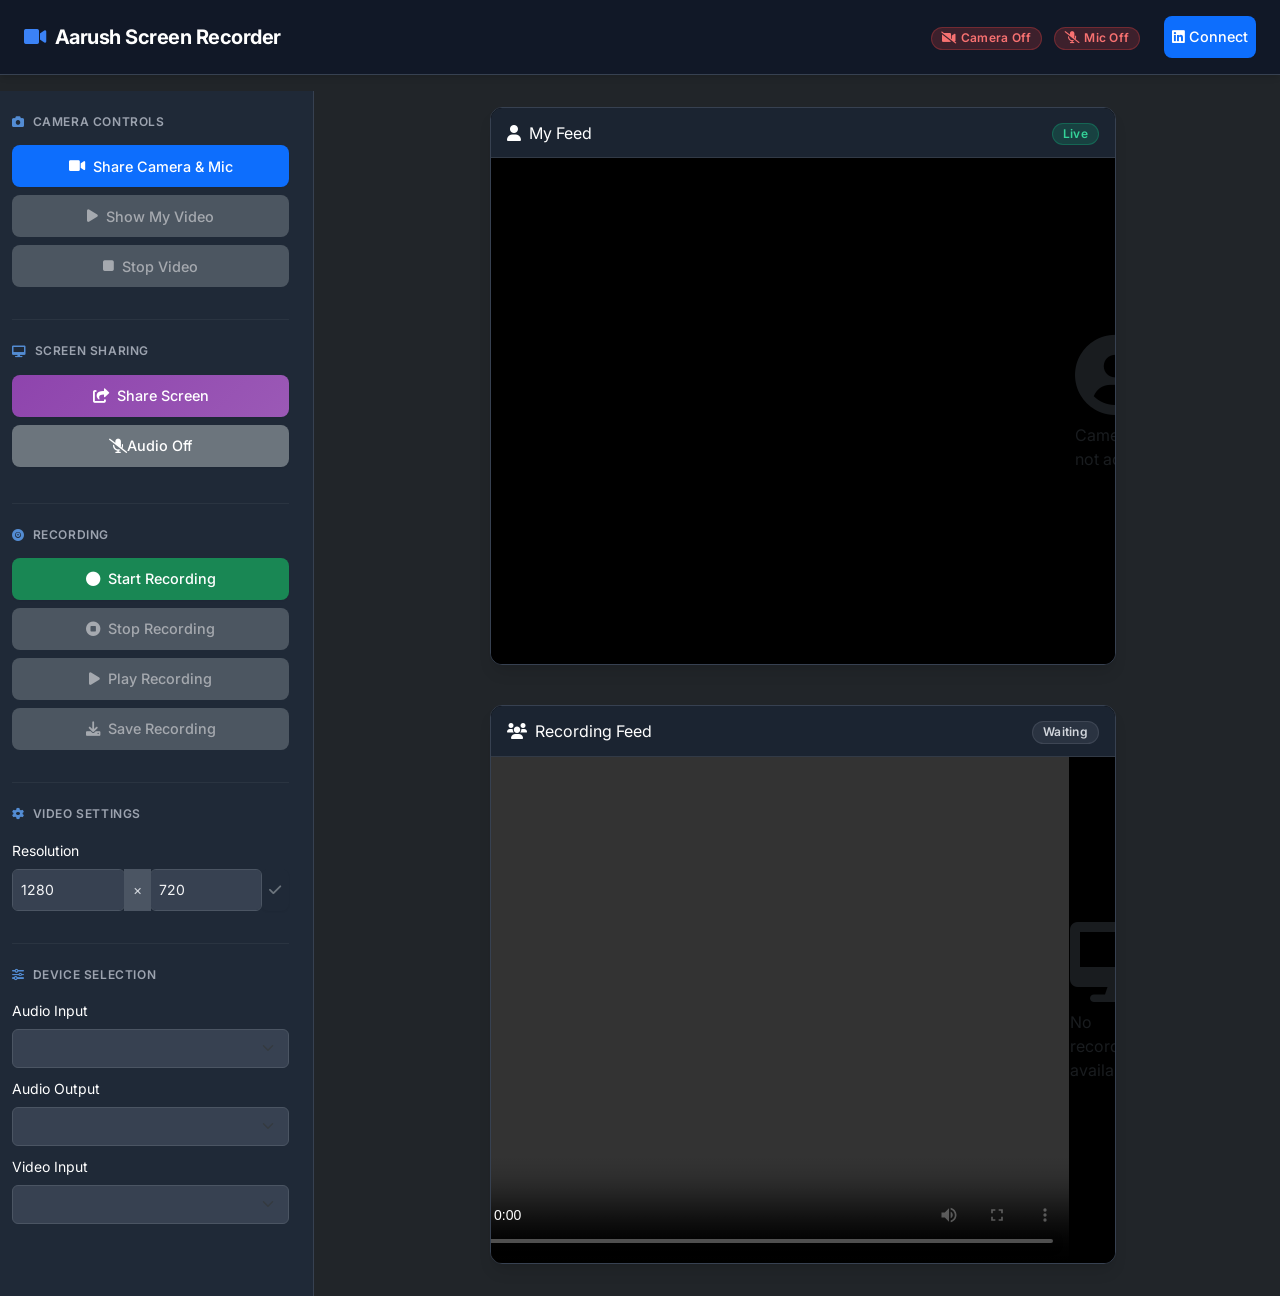
<file: index.html>
<!DOCTYPE html>
<html>
<head>
    <meta charset='utf-8'>
    <meta http-equiv='X-UA-Compatible' content='IE=edge'>
    <title>Aarush Screen Recorder</title>
    <meta name='viewport' content='width=device-width, initial-scale=1'>
    <link href="https://cdn.jsdelivr.net/npm/bootstrap@5.3.0-alpha3/dist/css/bootstrap.min.css" rel="stylesheet" integrity="sha384-KK94CHFLLe+nY2dmCWGMq91rCGa5gtU4mk92HdvYe+M/SXH301p5ILy+dN9+nJOZ" crossorigin="anonymous">
    <link rel='stylesheet' type='text/css' media='screen' href='src/css/styles.css'>
    <link rel='stylesheet' type='text/css' media='screen' href='src/css/video-fix.css'>
    <link href="https://cdnjs.cloudflare.com/ajax/libs/font-awesome/6.0.0/css/all.min.css" rel="stylesheet">
</head>
<body class="bg-dark">
<div class="container-fluid vh-100">
    <header class="bg-secondary text-white p-3 mb-3">
                <div class="d-flex justify-content-between align-items-center">
                    <h1 class="h3 mb-0"><i class="fas fa-video me-2"></i>Aarush Screen Recorder</h1>
                    <div class="d-flex align-items-center">
                        <div id="recording-countdown" class="me-3" style="display: none;">
                            <span class="badge bg-warning fs-6">
                                <i class="fas fa-clock me-1"></i>
                                <span id="countdown-number">3</span>
                            </span>
                        </div>
                        <div class="status-indicators">
                            <span class="badge bg-danger me-2" id="camera-status">
                                <i class="fas fa-video-slash"></i> Camera Off
                            </span>
                            <span class="badge bg-danger me-2" id="mic-status">
                                <i class="fas fa-microphone-slash"></i> Mic Off
                            </span>
                            <span class="badge bg-info me-2" id="audio-quality" style="display: none;">
                                <i class="fas fa-sliders-h me-1"></i>
                                <span id="audio-quality-text">HD Audio</span>
                            </span>
                        </div>
                        <a href="https://www.linkedin.com/in/ajith-sundararaj-a5138331/" target="_blank" class="btn btn-primary btn-sm ms-3">
                            <i class="fab fa-linkedin me-1"></i>Connect
                        </a>
                    </div>
                </div>
            </header>

    <div class="row h-100">
        <!-- Control Panel -->
        <aside class="col-lg-3 col-md-4 bg-dark text-white p-3 overflow-auto">
            <!-- Camera Controls -->
            <section class="mb-4">
                <h5 class="text-info mb-3"><i class="fas fa-camera me-2"></i>Camera Controls</h5>
                <div class="d-grid gap-2 mb-3">
                    <button id="share" class="btn btn-primary">
                        <i class="fas fa-video me-2"></i>Share Camera & Mic
                    </button>
                    <button id="show-video" class="btn btn-secondary" disabled>
                        <i class="fas fa-play me-2"></i>Show My Video
                    </button>
                    <button id="stop-video" class="btn btn-secondary" disabled>
                        <i class="fas fa-stop me-2"></i>Stop Video
                    </button>
                </div>
            </section>

            <!-- Screen Sharing -->
            <section class="mb-4">
                <h5 class="text-info mb-3"><i class="fas fa-desktop me-2"></i>Screen Sharing</h5>
                <div class="d-grid gap-2 mb-3">
                    <button id="share-screen" class="btn btn-purple">
                        <i class="fas fa-share-square me-2"></i>Share Screen
                    </button>
                    <button id="stop-screen" class="btn btn-danger" style="display: none;">
                        <i class="fas fa-stop-circle me-2"></i>Stop Sharing
                    </button>
                    <button id="screen-audio-toggle" class="btn btn-sm btn-secondary mb-1">
                        <i class="fas fa-microphone-slash"></i> Audio Off
                    </button>
                </div>
            </section>

            <!-- Recording Controls -->
            <section class="mb-4">
                <h5 class="text-info mb-3"><i class="fas fa-record-vinyl me-2"></i>Recording</h5>
                <div class="d-grid gap-2 mb-3">
                    <button id="start-record" class="btn btn-success">
                        <i class="fas fa-circle me-2"></i>Start Recording
                    </button>
                    <button id="stop-record" class="btn btn-secondary" disabled>
                        <i class="fas fa-stop-circle me-2"></i>Stop Recording
                    </button>
                    <button id="play-record" class="btn btn-secondary" disabled>
                        <i class="fas fa-play me-2"></i>Play Recording
                    </button>
                    <button id="save-record" class="btn btn-secondary" disabled>
                        <i class="fas fa-download me-2"></i>Save Recording
                    </button>
                </div>
            </section>

            <!-- Video Settings -->
            <section class="mb-4">
                <h5 class="text-info mb-3"><i class="fas fa-cog me-2"></i>Video Settings</h5>
                <div class="mb-3">
                    <label class="form-label small">Resolution</label>
                    <div class="input-group input-group-sm">
                        <input type="number" id="vid-width" class="form-control" value="1280" placeholder="Width"/>
                        <span class="input-group-text">×</span>
                        <input type="number" id="vid-height" class="form-control" value="720" placeholder="Height"/>
                        <button id="change-size" class="btn btn-outline-secondary">
                            <i class="fas fa-check"></i>
                        </button>
                    </div>
                </div>
            </section>

            <!-- Device Selection -->
            <section class="mb-4">
                <h5 class="text-info mb-3"><i class="fas fa-sliders-h me-2"></i>Device Selection</h5>
                <div class="mb-2">
                    <label class="form-label small">Audio Input</label>
                    <select id="audio-input" class="form-select form-select-sm"></select>
                </div>
                <div class="mb-2">
                    <label class="form-label small">Audio Output</label>
                    <select id="audio-output" class="form-select form-select-sm"></select>
                </div>
                <div class="mb-2">
                    <label class="form-label small">Video Input</label>
                    <select id="video-input" class="form-select form-select-sm"></select>
                </div>
            </section>
        </aside>

        <!-- Video Area -->
        <main class="col-lg-9 col-md-8 p-3">
            <div class="row h-100 g-3 justify-content-center">
                <!-- My Video -->
                <div class="col-12 col-lg-10 col-xl-8">
                    <div class="video-container h-100">
                        <div class="video-header bg-secondary text-white p-2 d-flex justify-content-between align-items-center">
                            <span><i class="fas fa-user me-2"></i>My Feed</span>
                            <div class="video-controls">
                                <span class="badge bg-success" id="my-feed-status">Live</span>
                            </div>
                        </div>
                        <div class="video-wrapper">
                            <video id="my-video" class="video-element" autoplay playsinline muted></video>
                            <div class="video-placeholder" id="my-video-placeholder">
                                <i class="fas fa-user-circle fa-5x text-muted"></i>
                                <p class="text-muted mt-2">Camera not active</p>
                            </div>
                        </div>
                    </div>
                </div>

                <!-- Remote/Recorded Video -->
                <div class="col-12 col-lg-10 col-xl-8">
                    <div class="video-container h-100">
                        <div class="video-header bg-secondary text-white p-2 d-flex justify-content-between align-items-center">
                            <span><i class="fas fa-users me-2"></i>Recording Feed</span>
                            <div class="video-controls">
                                <span class="badge bg-secondary" id="remote-feed-status">Waiting</span>
                            </div>
                        </div>
                        <div class="video-wrapper">
                            <video id="other-video" class="video-element" autoplay playsinline controls></video>
                            <div class="video-placeholder" id="other-video-placeholder">
                                <i class="fas fa-desktop fa-5x text-muted"></i>
                                <p class="text-muted mt-2">No recording available</p>
                            </div>
                        </div>
                    </div>
                </div>
            </div>
        </main>
    </div>
</div>

<!-- Picture-in-Picture Camera Overlay -->
<div id="pip-camera-overlay" class="pip-camera-overlay">
    <div class="pip-camera-label">CAMERA</div>
    <video id="pip-camera-video" autoplay playsinline></video>
    <div class="pip-camera-controls">
        <button id="pip-toggle-size" title="Toggle Size">
            <i class="fas fa-expand"></i>
        </button>
        <button id="pip-close" title="Close">
            <i class="fas fa-times"></i>
        </button>
    </div>
</div>

<!-- Modern Full-Screen Countdown Overlay -->
<div id="countdown-overlay" class="countdown-overlay" style="display: none;">
    <div class="countdown-content">
        <div class="countdown-icon">
            <i class="fas fa-record-vinyl"></i>
        </div>
        <div class="countdown-number" id="overlay-countdown-number">3</div>
        <div class="countdown-text">Recording starts in...</div>
        <div class="countdown-progress-ring">
            <svg width="200" height="200">
                <circle class="progress-ring-bg" cx="100" cy="100" r="90" fill="none" stroke="#333" stroke-width="8"/>
                <circle class="progress-ring" id="countdown-ring" cx="100" cy="100" r="90" fill="none" stroke="#ffc107" stroke-width="8" stroke-linecap="round" stroke-dasharray="565.48" stroke-dashoffset="0"/>
            </svg>
        </div>
    </div>
</div>

<!-- Toast Notification -->
<div class="toast-container position-fixed bottom-0 end-0 p-3">
  <div id="recording-stopped-toast" class="toast" role="alert" aria-live="assertive" aria-atomic="true">
    <div class="toast-header">
      <i class="fas fa-info-circle text-danger me-2"></i>
      <strong class="me-auto">Recording Stopped</strong>
      <button type="button" class="btn-close" data-bs-dismiss="toast" aria-label="Close"></button>
    </div>
    <div class="toast-body">
      The recording was automatically stopped because screen sharing ended.
    </div>
  </div>
</div>

<script src='src/js/streamManager.js'></script>
<script src='src/js/changeButtons.js'></script>
<script src='src/js/changeVideoSize.js'></script>
<script src='src/js/screenRecorder.js'></script>
<script src='src/js/shareScreen.js'></script>
<script src='src/js/inputOutput.js'></script>
<script src='src/js/pipCamera.js'></script>
<script src='src/js/scripts.js'></script>
<script src="https://cdn.jsdelivr.net/npm/bootstrap@5.3.0-alpha3/dist/js/bootstrap.bundle.min.js"></script>
</body>
</html>
</file>
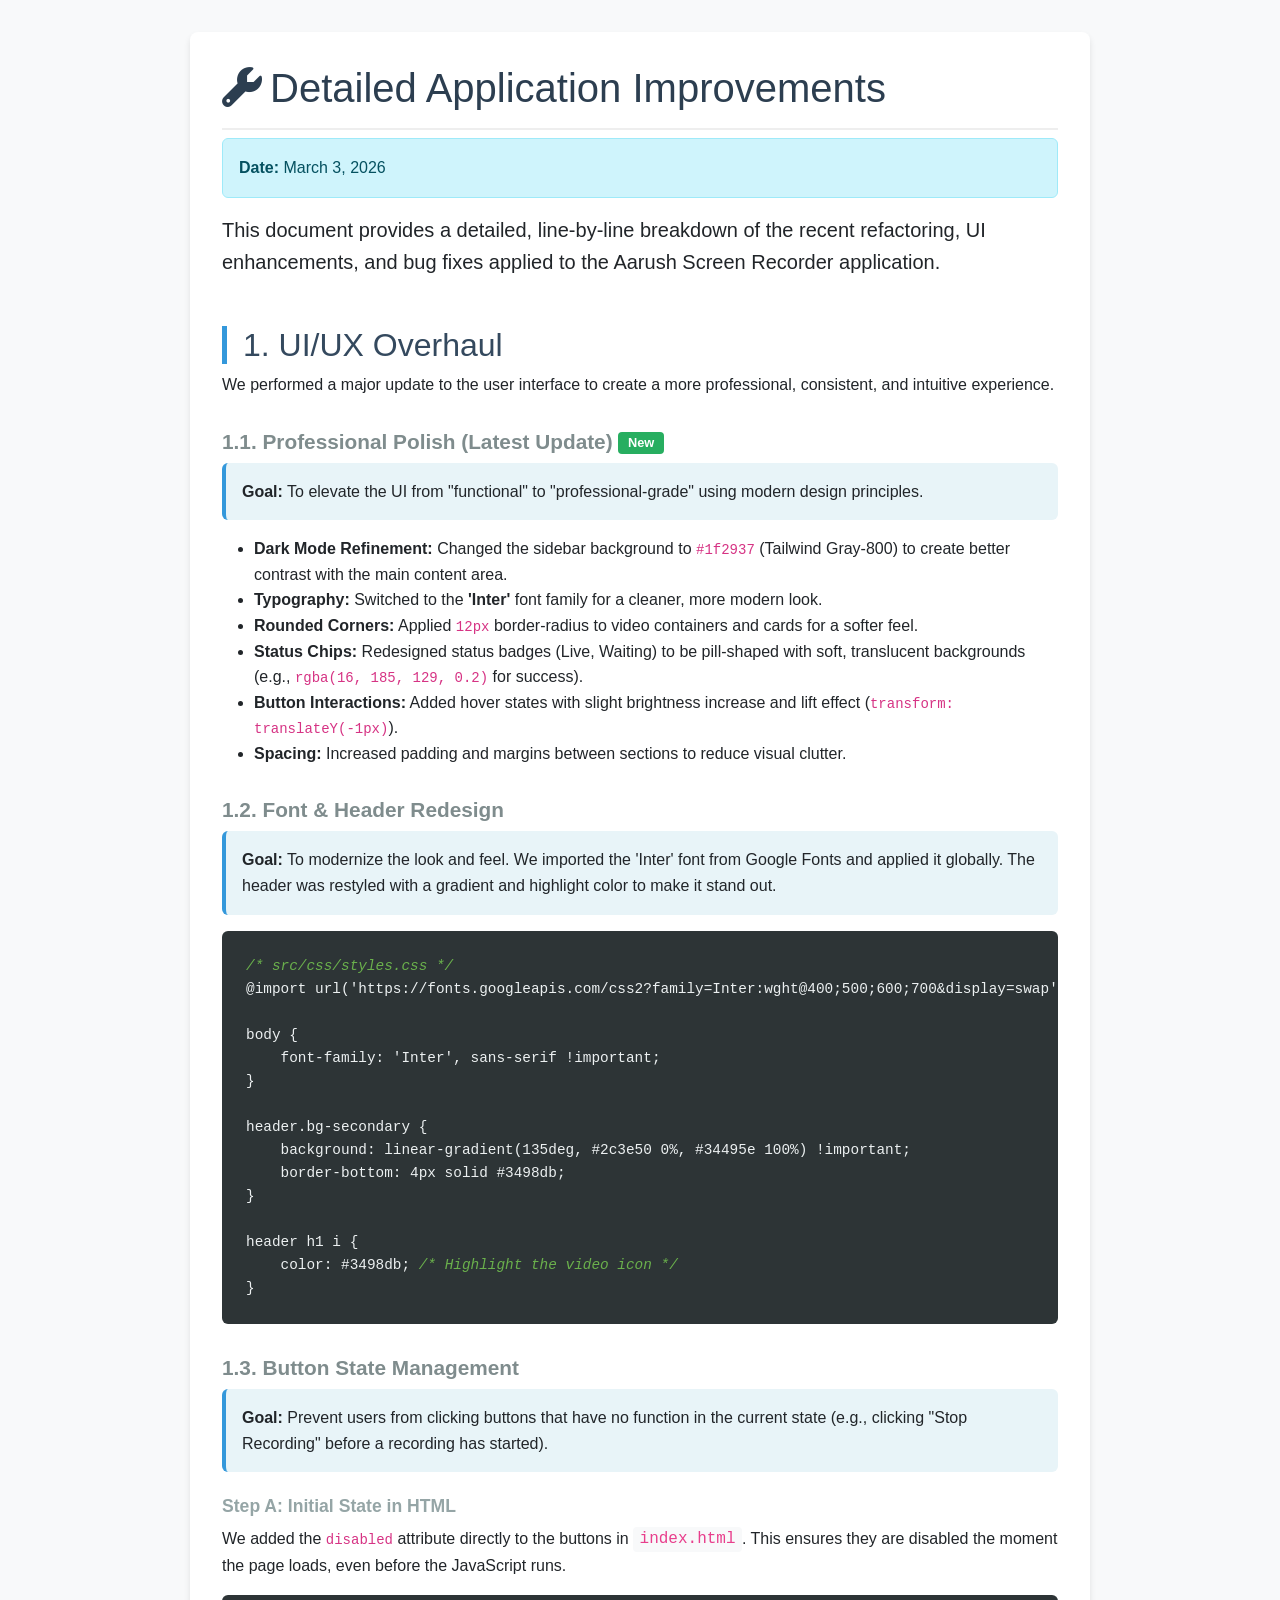
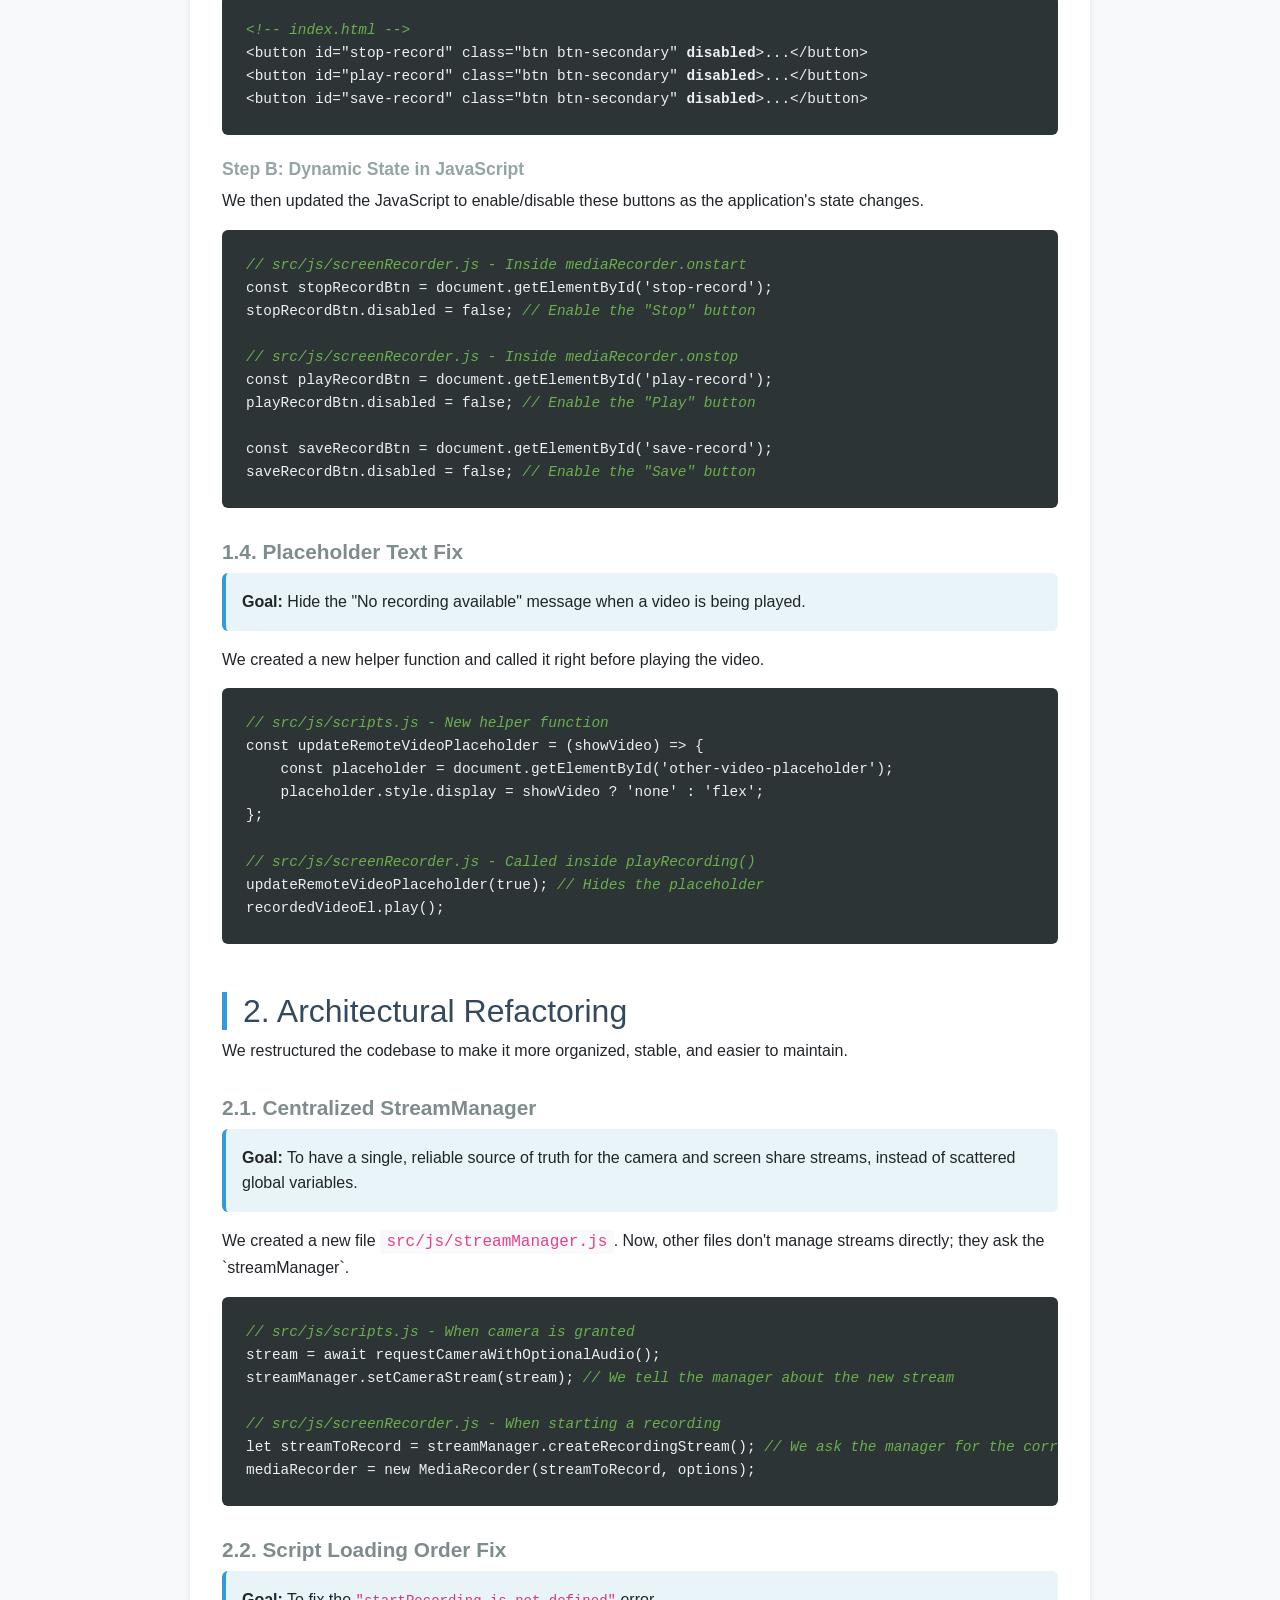
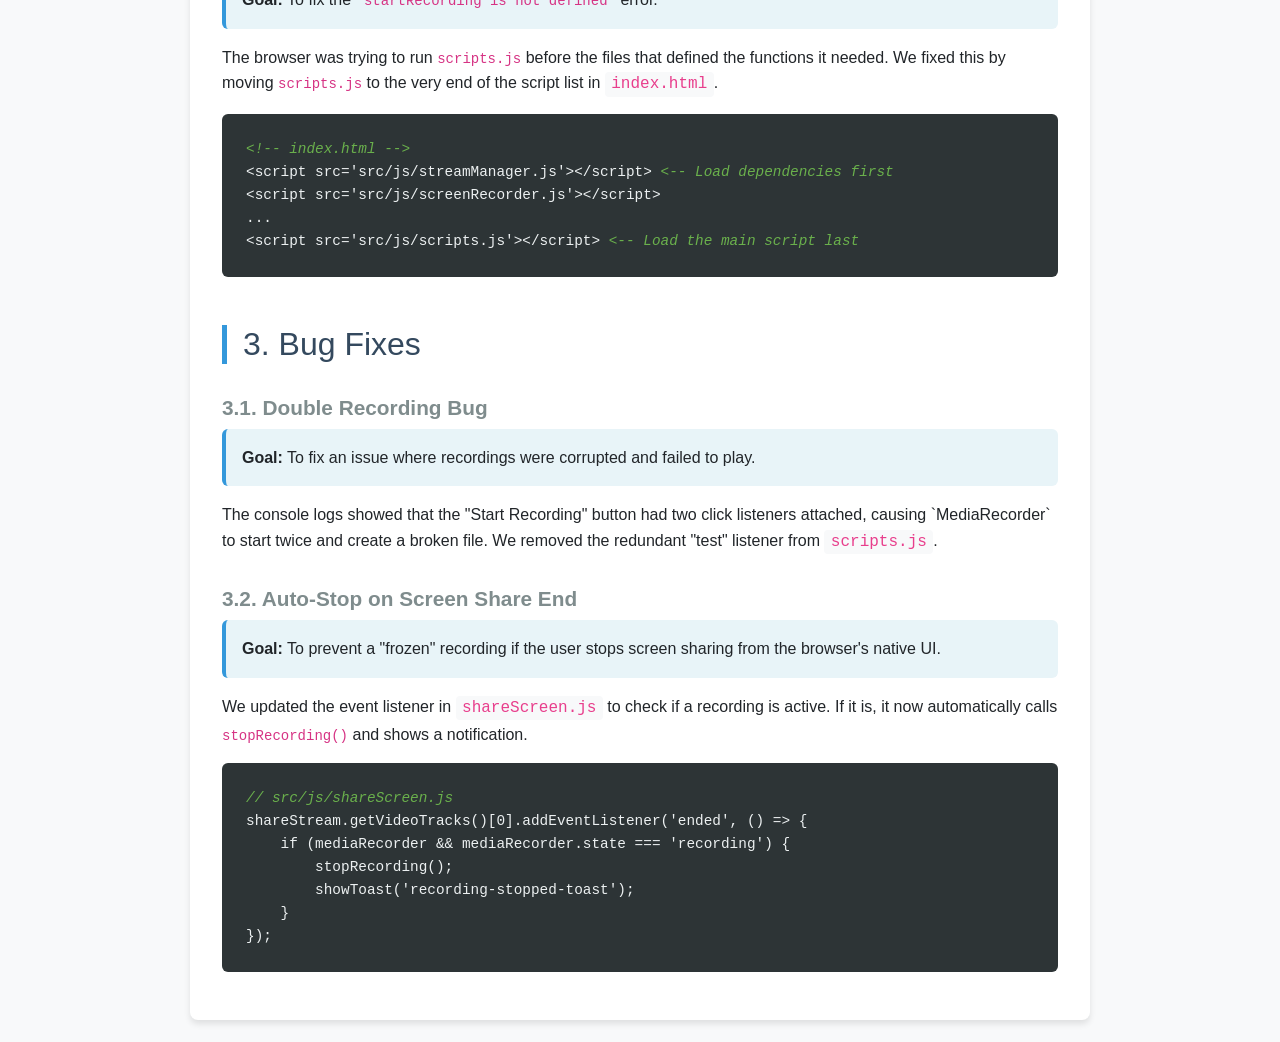
<file: docs/Improvement_done.html>
<!DOCTYPE html>
<html lang="en">
<head>
    <meta charset="UTF-8">
    <meta name="viewport" content="width=device-width, initial-scale=1.0">
    <title>Application Improvements Log</title>
    <link href="https://cdn.jsdelivr.net/npm/bootstrap@5.3.0-alpha3/dist/css/bootstrap.min.css" rel="stylesheet">
    <link href="https://cdnjs.cloudflare.com/ajax/libs/font-awesome/6.0.0/css/all.min.css" rel="stylesheet">
    <style>
        body { background-color: #f8f9fa; padding: 2rem; font-family: 'Segoe UI', sans-serif; line-height: 1.6; }
        .container { max-width: 900px; background: white; padding: 2rem; border-radius: 8px; box-shadow: 0 4px 6px rgba(0,0,0,0.1); }
        h1 { color: #2c3e50; border-bottom: 2px solid #eee; padding-bottom: 1rem; }
        h2 { color: #34495e; margin-top: 3rem; border-left: 5px solid #3498db; padding-left: 1rem; }
        h3 { color: #7f8c8d; margin-top: 2rem; font-size: 1.3rem; font-weight: 600; }
        h4 { color: #95a5a6; margin-top: 1.5rem; font-size: 1.1rem; font-weight: 600; }
        pre { background: #2d3436; color: #ecf0f1; padding: 1.5rem; border-radius: 6px; overflow-x: auto; font-size: 0.9rem; }
        .code-comment { color: #6ab04c; font-style: italic; }
        .explanation { background-color: #e8f4f8; padding: 1rem; border-radius: 6px; border-left: 4px solid #3498db; margin-bottom: 1rem; }
        .file-path { font-family: monospace; color: #e83e8c; background-color: #f8f9fa; padding: 0.2rem 0.4rem; border-radius: 4px; }
        .badge-new { background-color: #27ae60; color: white; padding: 0.2rem 0.6rem; border-radius: 4px; font-size: 0.8rem; vertical-align: middle; }
    </style>
</head>
<body>

<div class="container">
    <h1><i class="fas fa-wrench me-2"></i>Detailed Application Improvements</h1>
    <div class="alert alert-info">
        <strong>Date:</strong> March 3, 2026
    </div>

    <p class="lead">This document provides a detailed, line-by-line breakdown of the recent refactoring, UI enhancements, and bug fixes applied to the Aarush Screen Recorder application.</p>

    <h2>1. UI/UX Overhaul</h2>
    <p>We performed a major update to the user interface to create a more professional, consistent, and intuitive experience.</p>

    <h3>1.1. Professional Polish (Latest Update) <span class="badge-new">New</span></h3>
    <div class="explanation">
        <strong>Goal:</strong> To elevate the UI from "functional" to "professional-grade" using modern design principles.
    </div>
    <ul>
        <li><strong>Dark Mode Refinement:</strong> Changed the sidebar background to <code>#1f2937</code> (Tailwind Gray-800) to create better contrast with the main content area.</li>
        <li><strong>Typography:</strong> Switched to the <strong>'Inter'</strong> font family for a cleaner, more modern look.</li>
        <li><strong>Rounded Corners:</strong> Applied <code>12px</code> border-radius to video containers and cards for a softer feel.</li>
        <li><strong>Status Chips:</strong> Redesigned status badges (Live, Waiting) to be pill-shaped with soft, translucent backgrounds (e.g., <code>rgba(16, 185, 129, 0.2)</code> for success).</li>
        <li><strong>Button Interactions:</strong> Added hover states with slight brightness increase and lift effect (<code>transform: translateY(-1px)</code>).</li>
        <li><strong>Spacing:</strong> Increased padding and margins between sections to reduce visual clutter.</li>
    </ul>

    <h3>1.2. Font & Header Redesign</h3>
    <div class="explanation">
        <strong>Goal:</strong> To modernize the look and feel. We imported the 'Inter' font from Google Fonts and applied it globally. The header was restyled with a gradient and highlight color to make it stand out.
    </div>
    <pre><code><span class="code-comment">/* src/css/styles.css */</span>
@import url('https://fonts.googleapis.com/css2?family=Inter:wght@400;500;600;700&display=swap');

body {
    font-family: 'Inter', sans-serif !important;
}

header.bg-secondary {
    background: linear-gradient(135deg, #2c3e50 0%, #34495e 100%) !important;
    border-bottom: 4px solid #3498db;
}

header h1 i {
    color: #3498db; <span class="code-comment">/* Highlight the video icon */</span>
}</code></pre>

    <h3>1.3. Button State Management</h3>
    <div class="explanation">
        <strong>Goal:</strong> Prevent users from clicking buttons that have no function in the current state (e.g., clicking "Stop Recording" before a recording has started).
    </div>
    <h4>Step A: Initial State in HTML</h4>
    <p>We added the <code>disabled</code> attribute directly to the buttons in <span class="file-path">index.html</span>. This ensures they are disabled the moment the page loads, even before the JavaScript runs.</p>
    <pre><code><span class="code-comment">&lt;!-- index.html --&gt;</span>
&lt;button id="stop-record" class="btn btn-secondary" <strong>disabled</strong>&gt;...&lt;/button&gt;
&lt;button id="play-record" class="btn btn-secondary" <strong>disabled</strong>&gt;...&lt;/button&gt;
&lt;button id="save-record" class="btn btn-secondary" <strong>disabled</strong>&gt;...&lt;/button&gt;</code></pre>

    <h4>Step B: Dynamic State in JavaScript</h4>
    <p>We then updated the JavaScript to enable/disable these buttons as the application's state changes.</p>
    <pre><code><span class="code-comment">// src/js/screenRecorder.js - Inside mediaRecorder.onstart</span>
const stopRecordBtn = document.getElementById('stop-record');
stopRecordBtn.disabled = false; <span class="code-comment">// Enable the "Stop" button</span>

<span class="code-comment">// src/js/screenRecorder.js - Inside mediaRecorder.onstop</span>
const playRecordBtn = document.getElementById('play-record');
playRecordBtn.disabled = false; <span class="code-comment">// Enable the "Play" button</span>

const saveRecordBtn = document.getElementById('save-record');
saveRecordBtn.disabled = false; <span class="code-comment">// Enable the "Save" button</span></code></pre>

    <h3>1.4. Placeholder Text Fix</h3>
    <div class="explanation">
        <strong>Goal:</strong> Hide the "No recording available" message when a video is being played.
    </div>
    <p>We created a new helper function and called it right before playing the video.</p>
    <pre><code><span class="code-comment">// src/js/scripts.js - New helper function</span>
const updateRemoteVideoPlaceholder = (showVideo) => {
    const placeholder = document.getElementById('other-video-placeholder');
    placeholder.style.display = showVideo ? 'none' : 'flex';
};

<span class="code-comment">// src/js/screenRecorder.js - Called inside playRecording()</span>
updateRemoteVideoPlaceholder(true); <span class="code-comment">// Hides the placeholder</span>
recordedVideoEl.play();</code></pre>

    <h2>2. Architectural Refactoring</h2>
    <p>We restructured the codebase to make it more organized, stable, and easier to maintain.</p>

    <h3>2.1. Centralized StreamManager</h3>
    <div class="explanation">
        <strong>Goal:</strong> To have a single, reliable source of truth for the camera and screen share streams, instead of scattered global variables.
    </div>
    <p>We created a new file <span class="file-path">src/js/streamManager.js</span>. Now, other files don't manage streams directly; they ask the `streamManager`.</p>
    <pre><code><span class="code-comment">// src/js/scripts.js - When camera is granted</span>
stream = await requestCameraWithOptionalAudio();
streamManager.setCameraStream(stream); <span class="code-comment">// We tell the manager about the new stream</span>

<span class="code-comment">// src/js/screenRecorder.js - When starting a recording</span>
let streamToRecord = streamManager.createRecordingStream(); <span class="code-comment">// We ask the manager for the correct stream to record</span>
mediaRecorder = new MediaRecorder(streamToRecord, options);</code></pre>

    <h3>2.2. Script Loading Order Fix</h3>
    <div class="explanation">
        <strong>Goal:</strong> To fix the <code>"startRecording is not defined"</code> error.
    </div>
    <p>The browser was trying to run <code>scripts.js</code> before the files that defined the functions it needed. We fixed this by moving <code>scripts.js</code> to the very end of the script list in <span class="file-path">index.html</span>.</p>
    <pre><code><span class="code-comment">&lt;!-- index.html --&gt;</span>
&lt;script src='src/js/streamManager.js'&gt;&lt;/script&gt; <span class="code-comment">&lt;-- Load dependencies first</span>
&lt;script src='src/js/screenRecorder.js'&gt;&lt;/script&gt;
...
&lt;script src='src/js/scripts.js'&gt;&lt;/script&gt; <span class="code-comment">&lt;-- Load the main script last</span></code></pre>

    <h2>3. Bug Fixes</h2>

    <h3>3.1. Double Recording Bug</h3>
    <div class="explanation">
        <strong>Goal:</strong> To fix an issue where recordings were corrupted and failed to play.
    </div>
    <p>The console logs showed that the "Start Recording" button had two click listeners attached, causing `MediaRecorder` to start twice and create a broken file. We removed the redundant "test" listener from <span class="file-path">scripts.js</span>.</p>

    <h3>3.2. Auto-Stop on Screen Share End</h3>
    <div class="explanation">
        <strong>Goal:</strong> To prevent a "frozen" recording if the user stops screen sharing from the browser's native UI.
    </div>
    <p>We updated the event listener in <span class="file-path">shareScreen.js</span> to check if a recording is active. If it is, it now automatically calls <code>stopRecording()</code> and shows a notification.</p>
    <pre><code><span class="code-comment">// src/js/shareScreen.js</span>
shareStream.getVideoTracks()[0].addEventListener('ended', () => {
    if (mediaRecorder && mediaRecorder.state === 'recording') {
        stopRecording();
        showToast('recording-stopped-toast');
    }
});</code></pre>

</div>

</body>
</html>
</file>
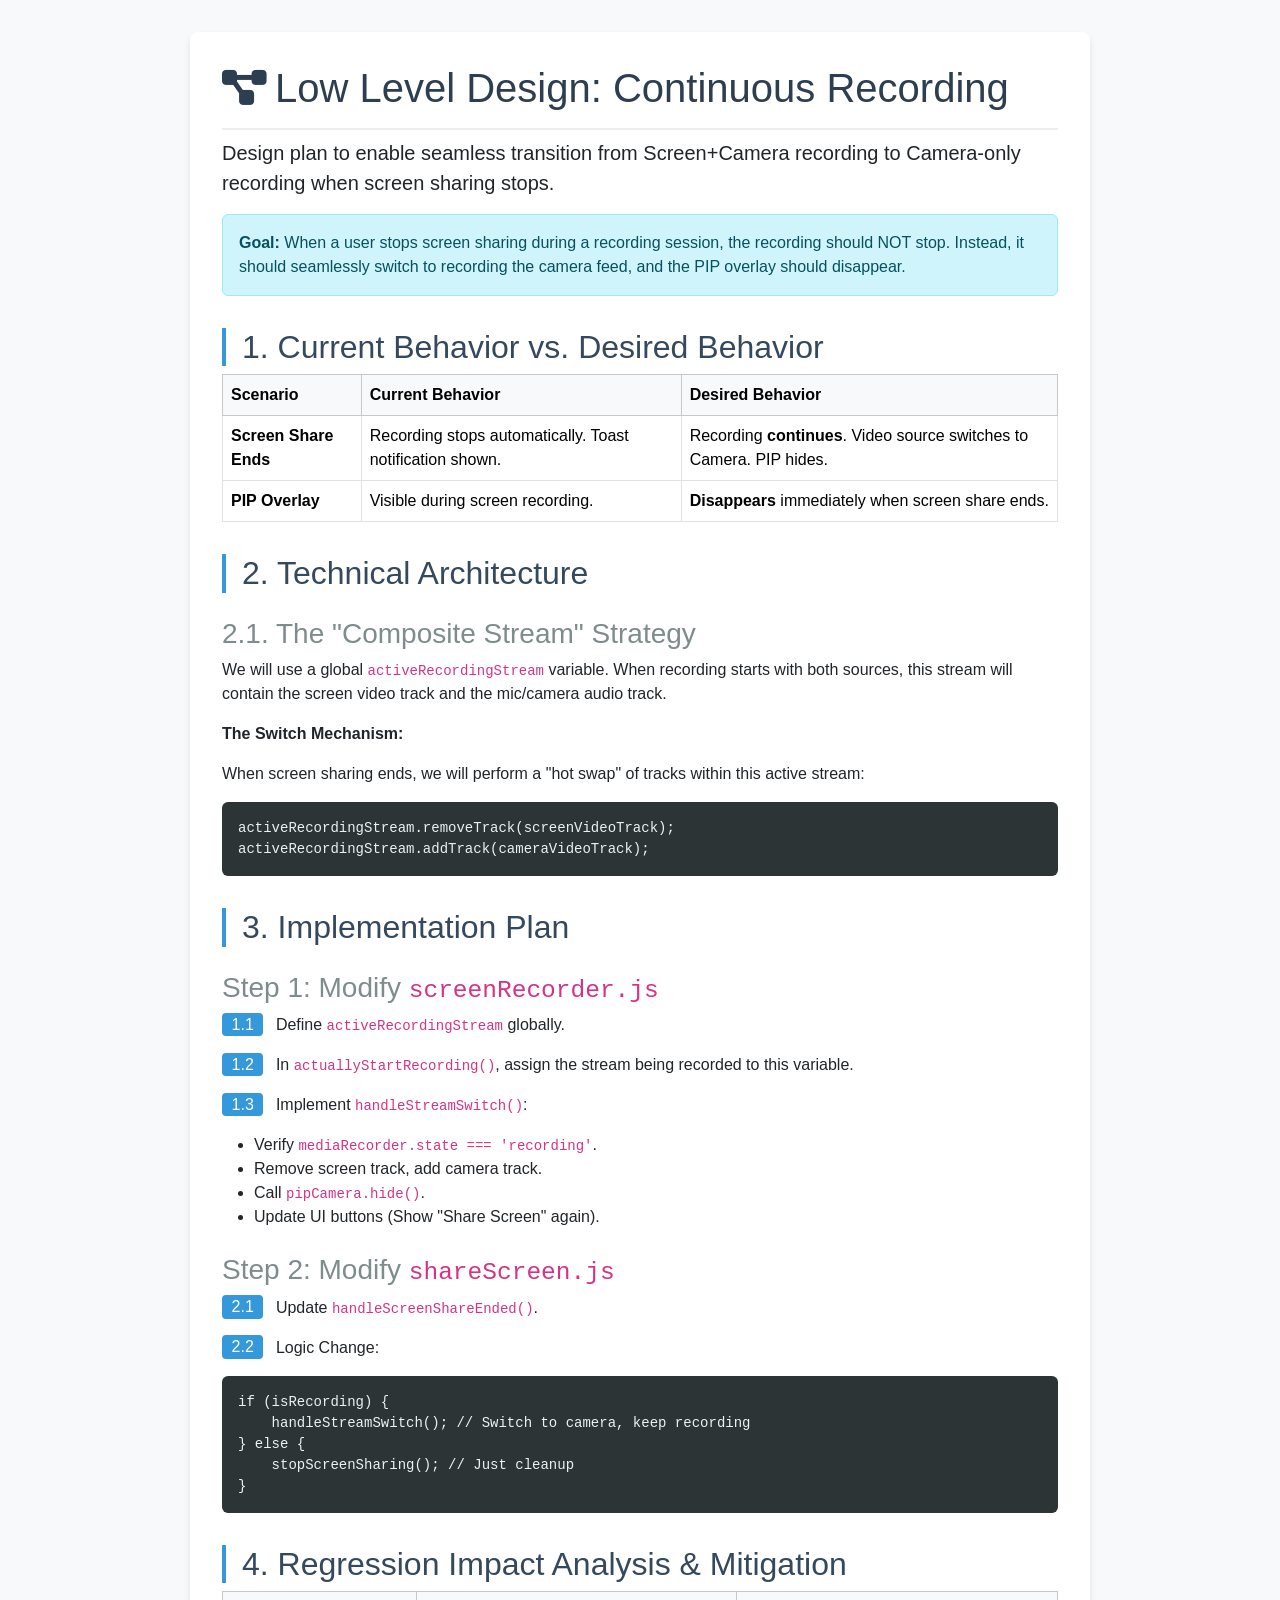
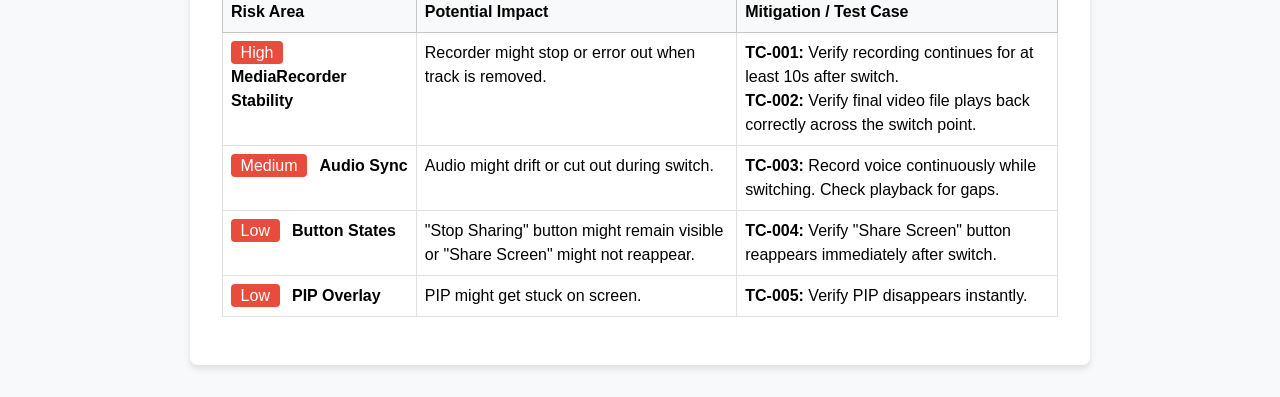
<file: docs/LLD_CONTINUOUS_RECORDING.html>
<!DOCTYPE html>
<html lang="en">
<head>
    <meta charset="UTF-8">
    <meta name="viewport" content="width=device-width, initial-scale=1.0">
    <title>LLD: Continuous Recording on Screen Share Stop</title>
    <link href="https://cdn.jsdelivr.net/npm/bootstrap@5.3.0-alpha3/dist/css/bootstrap.min.css" rel="stylesheet">
    <link href="https://cdnjs.cloudflare.com/ajax/libs/font-awesome/6.0.0/css/all.min.css" rel="stylesheet">
    <style>
        body { background-color: #f8f9fa; padding: 2rem; font-family: 'Segoe UI', sans-serif; }
        .container { max-width: 900px; background: white; padding: 2rem; border-radius: 8px; box-shadow: 0 4px 6px rgba(0,0,0,0.1); }
        h1 { color: #2c3e50; border-bottom: 2px solid #eee; padding-bottom: 1rem; }
        h2 { color: #34495e; margin-top: 2rem; border-left: 4px solid #3498db; padding-left: 1rem; }
        h3 { color: #7f8c8d; margin-top: 1.5rem; }
        pre { background: #2d3436; color: #ecf0f1; padding: 1rem; border-radius: 6px; }
        .badge-step { background-color: #3498db; color: white; padding: 0.2rem 0.6rem; border-radius: 4px; margin-right: 0.5rem; }
        .badge-risk { background-color: #e74c3c; color: white; padding: 0.2rem 0.6rem; border-radius: 4px; margin-right: 0.5rem; }
    </style>
</head>
<body>

<div class="container">
    <h1><i class="fas fa-project-diagram me-2"></i>Low Level Design: Continuous Recording</h1>
    <p class="lead">Design plan to enable seamless transition from Screen+Camera recording to Camera-only recording when screen sharing stops.</p>

    <div class="alert alert-info">
        <strong>Goal:</strong> When a user stops screen sharing during a recording session, the recording should NOT stop. Instead, it should seamlessly switch to recording the camera feed, and the PIP overlay should disappear.
    </div>

    <h2>1. Current Behavior vs. Desired Behavior</h2>
    <table class="table table-bordered">
        <thead class="table-light">
            <tr>
                <th>Scenario</th>
                <th>Current Behavior</th>
                <th>Desired Behavior</th>
            </tr>
        </thead>
        <tbody>
            <tr>
                <td><strong>Screen Share Ends</strong></td>
                <td>Recording stops automatically. Toast notification shown.</td>
                <td>Recording <strong>continues</strong>. Video source switches to Camera. PIP hides.</td>
            </tr>
            <tr>
                <td><strong>PIP Overlay</strong></td>
                <td>Visible during screen recording.</td>
                <td><strong>Disappears</strong> immediately when screen share ends.</td>
            </tr>
        </tbody>
    </table>

    <h2>2. Technical Architecture</h2>

    <h3>2.1. The "Composite Stream" Strategy</h3>
    <p>We will use a global <code>activeRecordingStream</code> variable. When recording starts with both sources, this stream will contain the screen video track and the mic/camera audio track.</p>

    <p><strong>The Switch Mechanism:</strong></p>
    <p>When screen sharing ends, we will perform a "hot swap" of tracks within this active stream:</p>
    <pre><code>activeRecordingStream.removeTrack(screenVideoTrack);
activeRecordingStream.addTrack(cameraVideoTrack);</code></pre>

    <h2>3. Implementation Plan</h2>

    <h3>Step 1: Modify <code>screenRecorder.js</code></h3>
    <p><span class="badge-step">1.1</span> Define <code>activeRecordingStream</code> globally.</p>
    <p><span class="badge-step">1.2</span> In <code>actuallyStartRecording()</code>, assign the stream being recorded to this variable.</p>
    <p><span class="badge-step">1.3</span> Implement <code>handleStreamSwitch()</code>:</p>
    <ul>
        <li>Verify <code>mediaRecorder.state === 'recording'</code>.</li>
        <li>Remove screen track, add camera track.</li>
        <li>Call <code>pipCamera.hide()</code>.</li>
        <li>Update UI buttons (Show "Share Screen" again).</li>
    </ul>

    <h3>Step 2: Modify <code>shareScreen.js</code></h3>
    <p><span class="badge-step">2.1</span> Update <code>handleScreenShareEnded()</code>.</p>
    <p><span class="badge-step">2.2</span> Logic Change:</p>
    <pre><code>if (isRecording) {
    handleStreamSwitch(); // Switch to camera, keep recording
} else {
    stopScreenSharing(); // Just cleanup
}</code></pre>

    <h2>4. Regression Impact Analysis & Mitigation</h2>
    <table class="table table-bordered">
        <thead class="table-light">
            <tr>
                <th>Risk Area</th>
                <th>Potential Impact</th>
                <th>Mitigation / Test Case</th>
            </tr>
        </thead>
        <tbody>
            <tr>
                <td><span class="badge-risk">High</span> <strong>MediaRecorder Stability</strong></td>
                <td>Recorder might stop or error out when track is removed.</td>
                <td><strong>TC-001:</strong> Verify recording continues for at least 10s after switch.<br><strong>TC-002:</strong> Verify final video file plays back correctly across the switch point.</td>
            </tr>
            <tr>
                <td><span class="badge-risk">Medium</span> <strong>Audio Sync</strong></td>
                <td>Audio might drift or cut out during switch.</td>
                <td><strong>TC-003:</strong> Record voice continuously while switching. Check playback for gaps.</td>
            </tr>
            <tr>
                <td><span class="badge-risk">Low</span> <strong>Button States</strong></td>
                <td>"Stop Sharing" button might remain visible or "Share Screen" might not reappear.</td>
                <td><strong>TC-004:</strong> Verify "Share Screen" button reappears immediately after switch.</td>
            </tr>
            <tr>
                <td><span class="badge-risk">Low</span> <strong>PIP Overlay</strong></td>
                <td>PIP might get stuck on screen.</td>
                <td><strong>TC-005:</strong> Verify PIP disappears instantly.</td>
            </tr>
        </tbody>
    </table>

</div>

</body>
</html>
</file>
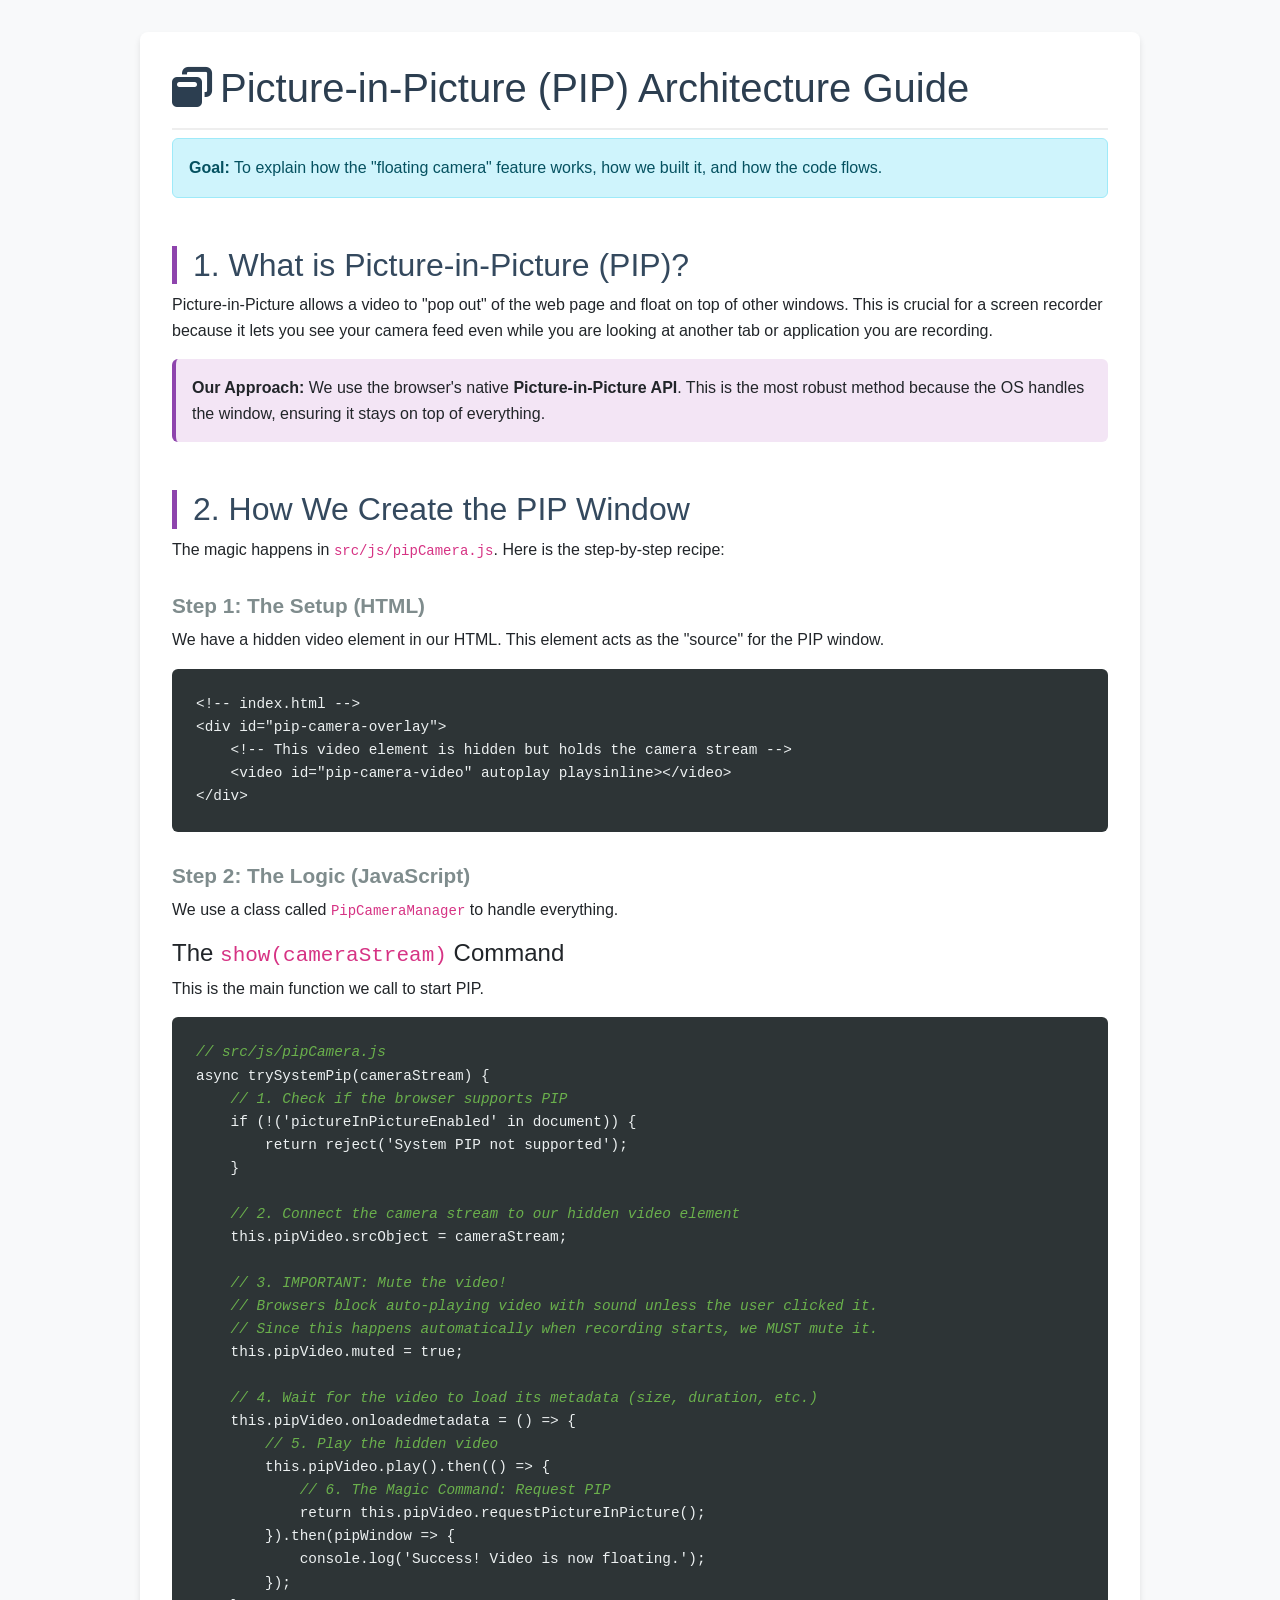
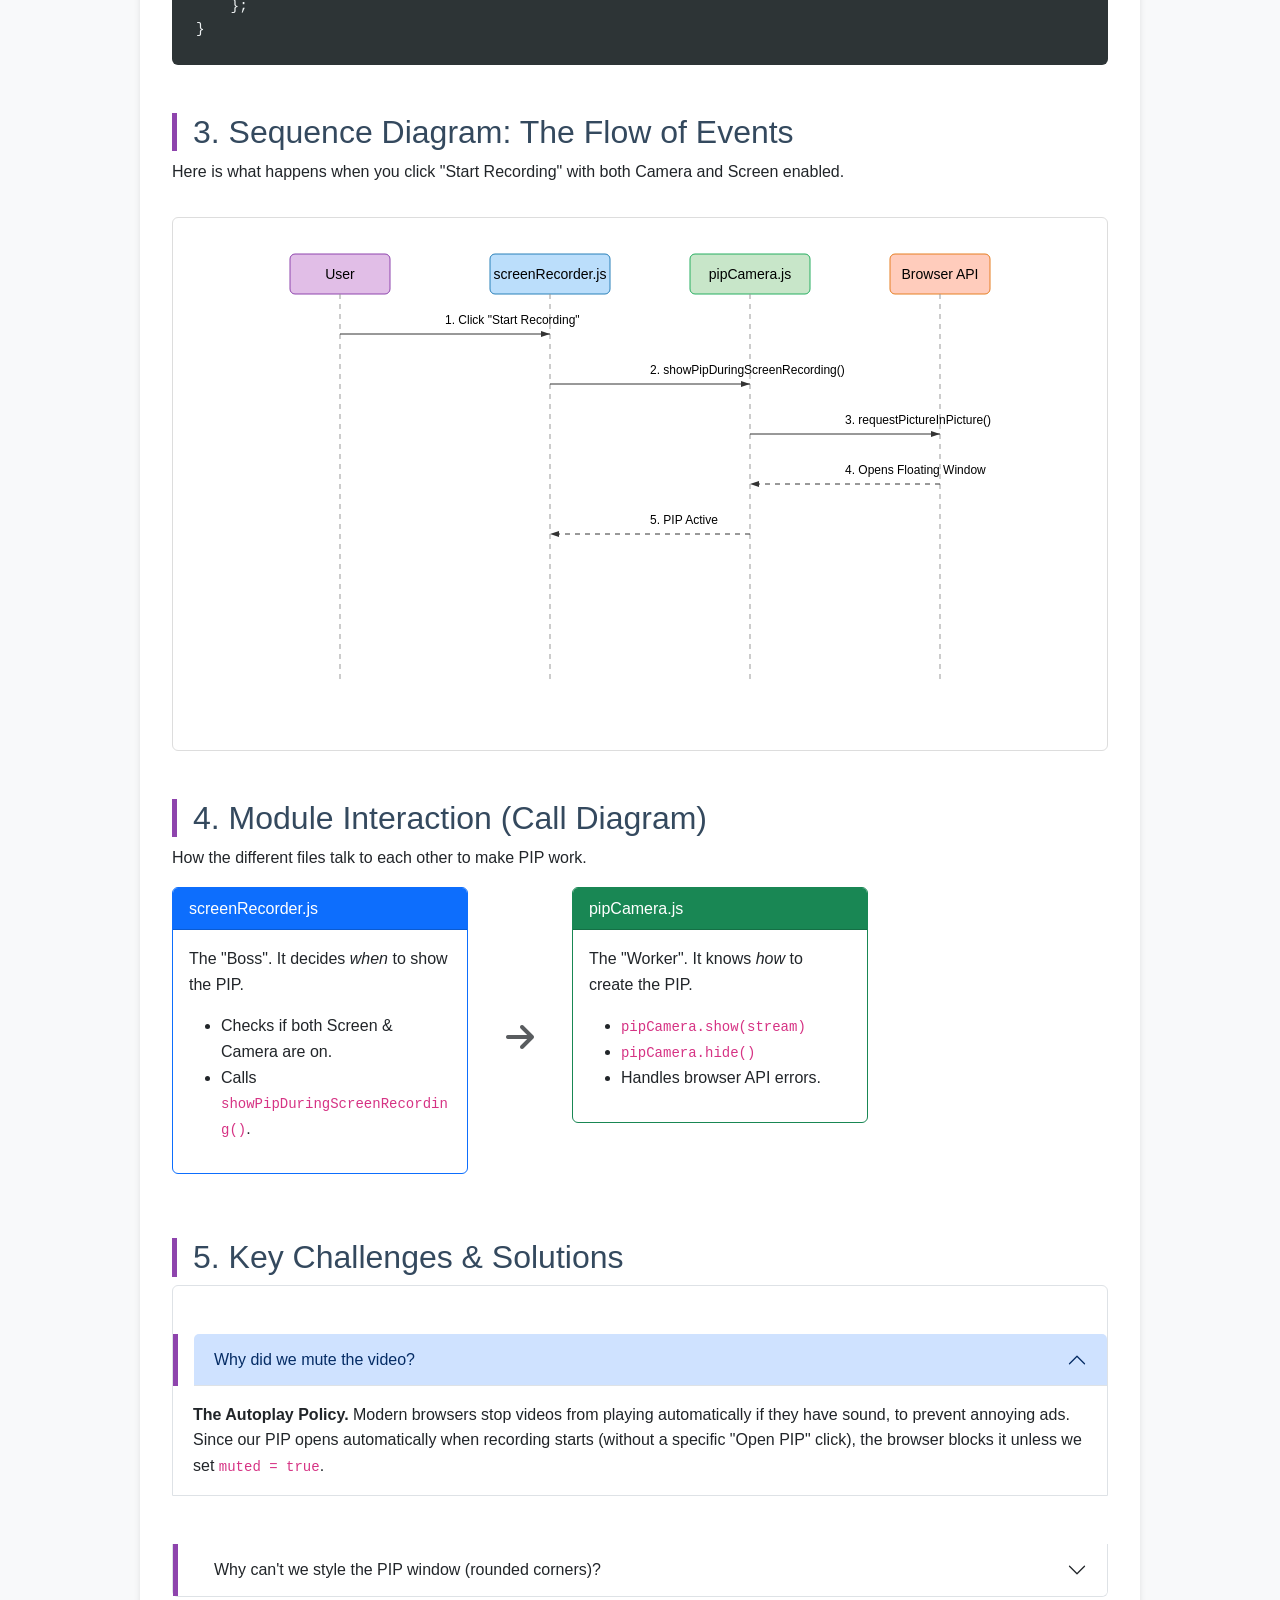
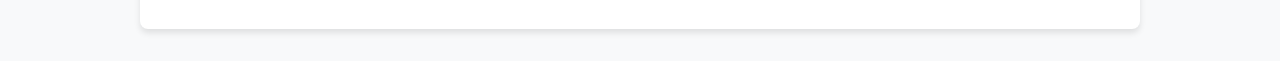
<file: docs/PIP_ARCHITECTURE_GUIDE.html>
<!DOCTYPE html>
<html lang="en">
<head>
    <meta charset="UTF-8">
    <meta name="viewport" content="width=device-width, initial-scale=1.0">
    <title>PIP Architecture Guide</title>
    <link href="https://cdn.jsdelivr.net/npm/bootstrap@5.3.0-alpha3/dist/css/bootstrap.min.css" rel="stylesheet">
    <link href="https://cdnjs.cloudflare.com/ajax/libs/font-awesome/6.0.0/css/all.min.css" rel="stylesheet">
    <style>
        body { background-color: #f8f9fa; padding: 2rem; font-family: 'Segoe UI', sans-serif; line-height: 1.6; }
        .container { max-width: 1000px; background: white; padding: 2rem; border-radius: 8px; box-shadow: 0 4px 6px rgba(0,0,0,0.1); }
        h1 { color: #2c3e50; border-bottom: 2px solid #eee; padding-bottom: 1rem; }
        h2 { color: #34495e; margin-top: 3rem; border-left: 5px solid #8e44ad; padding-left: 1rem; }
        h3 { color: #7f8c8d; margin-top: 2rem; font-size: 1.3rem; font-weight: 600; }
        pre { background: #2d3436; color: #ecf0f1; padding: 1.5rem; border-radius: 6px; overflow-x: auto; font-size: 0.9rem; }
        .code-comment { color: #6ab04c; font-style: italic; }
        .explanation { background-color: #f3e5f5; padding: 1rem; border-radius: 6px; border-left: 4px solid #8e44ad; margin-bottom: 1rem; }
        .diagram { background: #fff; border: 1px solid #ddd; padding: 1rem; border-radius: 6px; text-align: center; margin: 2rem 0; }
        .step-badge { background-color: #8e44ad; color: white; padding: 0.2rem 0.6rem; border-radius: 50%; margin-right: 0.5rem; }
    </style>
</head>
<body>

<div class="container">
    <h1><i class="fas fa-window-restore me-2"></i>Picture-in-Picture (PIP) Architecture Guide</h1>
    <div class="alert alert-info">
        <strong>Goal:</strong> To explain how the "floating camera" feature works, how we built it, and how the code flows.
    </div>

    <h2>1. What is Picture-in-Picture (PIP)?</h2>
    <p>Picture-in-Picture allows a video to "pop out" of the web page and float on top of other windows. This is crucial for a screen recorder because it lets you see your camera feed even while you are looking at another tab or application you are recording.</p>

    <div class="explanation">
        <strong>Our Approach:</strong> We use the browser's native <strong>Picture-in-Picture API</strong>. This is the most robust method because the OS handles the window, ensuring it stays on top of everything.
    </div>

    <h2>2. How We Create the PIP Window</h2>
    <p>The magic happens in <code>src/js/pipCamera.js</code>. Here is the step-by-step recipe:</p>

    <h3>Step 1: The Setup (HTML)</h3>
    <p>We have a hidden video element in our HTML. This element acts as the "source" for the PIP window.</p>
    <pre><code>&lt;!-- index.html --&gt;
&lt;div id="pip-camera-overlay"&gt;
    &lt;!-- This video element is hidden but holds the camera stream --&gt;
    &lt;video id="pip-camera-video" autoplay playsinline&gt;&lt;/video&gt;
&lt;/div&gt;</code></pre>

    <h3>Step 2: The Logic (JavaScript)</h3>
    <p>We use a class called <code>PipCameraManager</code> to handle everything.</p>

    <h4>The <code>show(cameraStream)</code> Command</h4>
    <p>This is the main function we call to start PIP.</p>
    <pre><code><span class="code-comment">// src/js/pipCamera.js</span>
async trySystemPip(cameraStream) {
    <span class="code-comment">// 1. Check if the browser supports PIP</span>
    if (!('pictureInPictureEnabled' in document)) {
        return reject('System PIP not supported');
    }

    <span class="code-comment">// 2. Connect the camera stream to our hidden video element</span>
    this.pipVideo.srcObject = cameraStream;

    <span class="code-comment">// 3. IMPORTANT: Mute the video! </span>
    <span class="code-comment">// Browsers block auto-playing video with sound unless the user clicked it.</span>
    <span class="code-comment">// Since this happens automatically when recording starts, we MUST mute it.</span>
    this.pipVideo.muted = true;

    <span class="code-comment">// 4. Wait for the video to load its metadata (size, duration, etc.)</span>
    this.pipVideo.onloadedmetadata = () => {
        <span class="code-comment">// 5. Play the hidden video</span>
        this.pipVideo.play().then(() => {
            <span class="code-comment">// 6. The Magic Command: Request PIP</span>
            return this.pipVideo.requestPictureInPicture();
        }).then(pipWindow => {
            console.log('Success! Video is now floating.');
        });
    };
}</code></pre>

    <h2>3. Sequence Diagram: The Flow of Events</h2>
    <p>Here is what happens when you click "Start Recording" with both Camera and Screen enabled.</p>

    <div class="diagram">
        <svg width="800" height="500" xmlns="http://www.w3.org/2000/svg">
            <!-- Actors -->
            <rect x="50" y="20" width="100" height="40" fill="#e1bee7" stroke="#8e44ad" rx="5" />
            <text x="100" y="45" text-anchor="middle" font-family="sans-serif" font-size="14">User</text>

            <rect x="250" y="20" width="120" height="40" fill="#bbdefb" stroke="#2980b9" rx="5" />
            <text x="310" y="45" text-anchor="middle" font-family="sans-serif" font-size="14">screenRecorder.js</text>

            <rect x="450" y="20" width="120" height="40" fill="#c8e6c9" stroke="#27ae60" rx="5" />
            <text x="510" y="45" text-anchor="middle" font-family="sans-serif" font-size="14">pipCamera.js</text>

            <rect x="650" y="20" width="100" height="40" fill="#ffccbc" stroke="#e67e22" rx="5" />
            <text x="700" y="45" text-anchor="middle" font-family="sans-serif" font-size="14">Browser API</text>

            <!-- Lifelines -->
            <line x1="100" y1="60" x2="100" y2="450" stroke="#999" stroke-dasharray="5,5" />
            <line x1="310" y1="60" x2="310" y2="450" stroke="#999" stroke-dasharray="5,5" />
            <line x1="510" y1="60" x2="510" y2="450" stroke="#999" stroke-dasharray="5,5" />
            <line x1="700" y1="60" x2="700" y2="450" stroke="#999" stroke-dasharray="5,5" />

            <!-- Interactions -->
            <text x="205" y="90" font-family="sans-serif" font-size="12">1. Click "Start Recording"</text>
            <line x1="100" y1="100" x2="310" y2="100" stroke="#333" marker-end="url(#arrow)" />

            <text x="410" y="140" font-family="sans-serif" font-size="12">2. showPipDuringScreenRecording()</text>
            <line x1="310" y1="150" x2="510" y2="150" stroke="#333" marker-end="url(#arrow)" />

            <text x="605" y="190" font-family="sans-serif" font-size="12">3. requestPictureInPicture()</text>
            <line x1="510" y1="200" x2="700" y2="200" stroke="#333" marker-end="url(#arrow)" />

            <text x="605" y="240" font-family="sans-serif" font-size="12">4. Opens Floating Window</text>
            <line x1="700" y1="250" x2="510" y2="250" stroke="#333" stroke-dasharray="5,5" marker-end="url(#arrow)" />

            <text x="410" y="290" font-family="sans-serif" font-size="12">5. PIP Active</text>
            <line x1="510" y1="300" x2="310" y2="300" stroke="#333" stroke-dasharray="5,5" marker-end="url(#arrow)" />

            <!-- Defs for arrow -->
            <defs>
                <marker id="arrow" markerWidth="10" markerHeight="10" refX="9" refY="3" orient="auto" markerUnits="strokeWidth">
                    <path d="M0,0 L0,6 L9,3 z" fill="#333" />
                </marker>
            </defs>
        </svg>
    </div>

    <h2>4. Module Interaction (Call Diagram)</h2>
    <p>How the different files talk to each other to make PIP work.</p>

    <div class="row">
        <div class="col-md-4">
            <div class="card border-primary mb-3">
                <div class="card-header bg-primary text-white">screenRecorder.js</div>
                <div class="card-body">
                    <p class="card-text">The "Boss". It decides <em>when</em> to show the PIP.</p>
                    <ul>
                        <li>Checks if both Screen & Camera are on.</li>
                        <li>Calls <code>showPipDuringScreenRecording()</code>.</li>
                    </ul>
                </div>
            </div>
        </div>
        <div class="col-md-1 text-center align-self-center">
            <i class="fas fa-arrow-right fa-2x text-muted"></i>
        </div>
        <div class="col-md-4">
            <div class="card border-success mb-3">
                <div class="card-header bg-success text-white">pipCamera.js</div>
                <div class="card-body">
                    <p class="card-text">The "Worker". It knows <em>how</em> to create the PIP.</p>
                    <ul>
                        <li><code>pipCamera.show(stream)</code></li>
                        <li><code>pipCamera.hide()</code></li>
                        <li>Handles browser API errors.</li>
                    </ul>
                </div>
            </div>
        </div>
    </div>

    <h2>5. Key Challenges & Solutions</h2>

    <div class="accordion" id="accordionExample">
        <div class="accordion-item">
            <h2 class="accordion-header">
                <button class="accordion-button" type="button" data-bs-toggle="collapse" data-bs-target="#collapseOne">
                    Why did we mute the video?
                </button>
            </h2>
            <div id="collapseOne" class="accordion-collapse collapse show">
                <div class="accordion-body">
                    <strong>The Autoplay Policy.</strong> Modern browsers stop videos from playing automatically if they have sound, to prevent annoying ads. Since our PIP opens automatically when recording starts (without a specific "Open PIP" click), the browser blocks it unless we set <code>muted = true</code>.
                </div>
            </div>
        </div>
        <div class="accordion-item">
            <h2 class="accordion-header">
                <button class="accordion-button collapsed" type="button" data-bs-toggle="collapse" data-bs-target="#collapseTwo">
                    Why can't we style the PIP window (rounded corners)?
                </button>
            </h2>
            <div id="collapseTwo" class="accordion-collapse collapse">
                <div class="accordion-body">
                    <strong>Security & OS Control.</strong> The System PIP window is managed by your Operating System (Windows/macOS), not the web page. This ensures malicious sites can't fake system dialogs. Therefore, we cannot apply CSS (like <code>border-radius</code>) to the window itself.
                </div>
            </div>
        </div>
    </div>

</div>

<script src="https://cdn.jsdelivr.net/npm/bootstrap@5.3.0-alpha3/dist/js/bootstrap.bundle.min.js"></script>
</body>
</html>
</file>
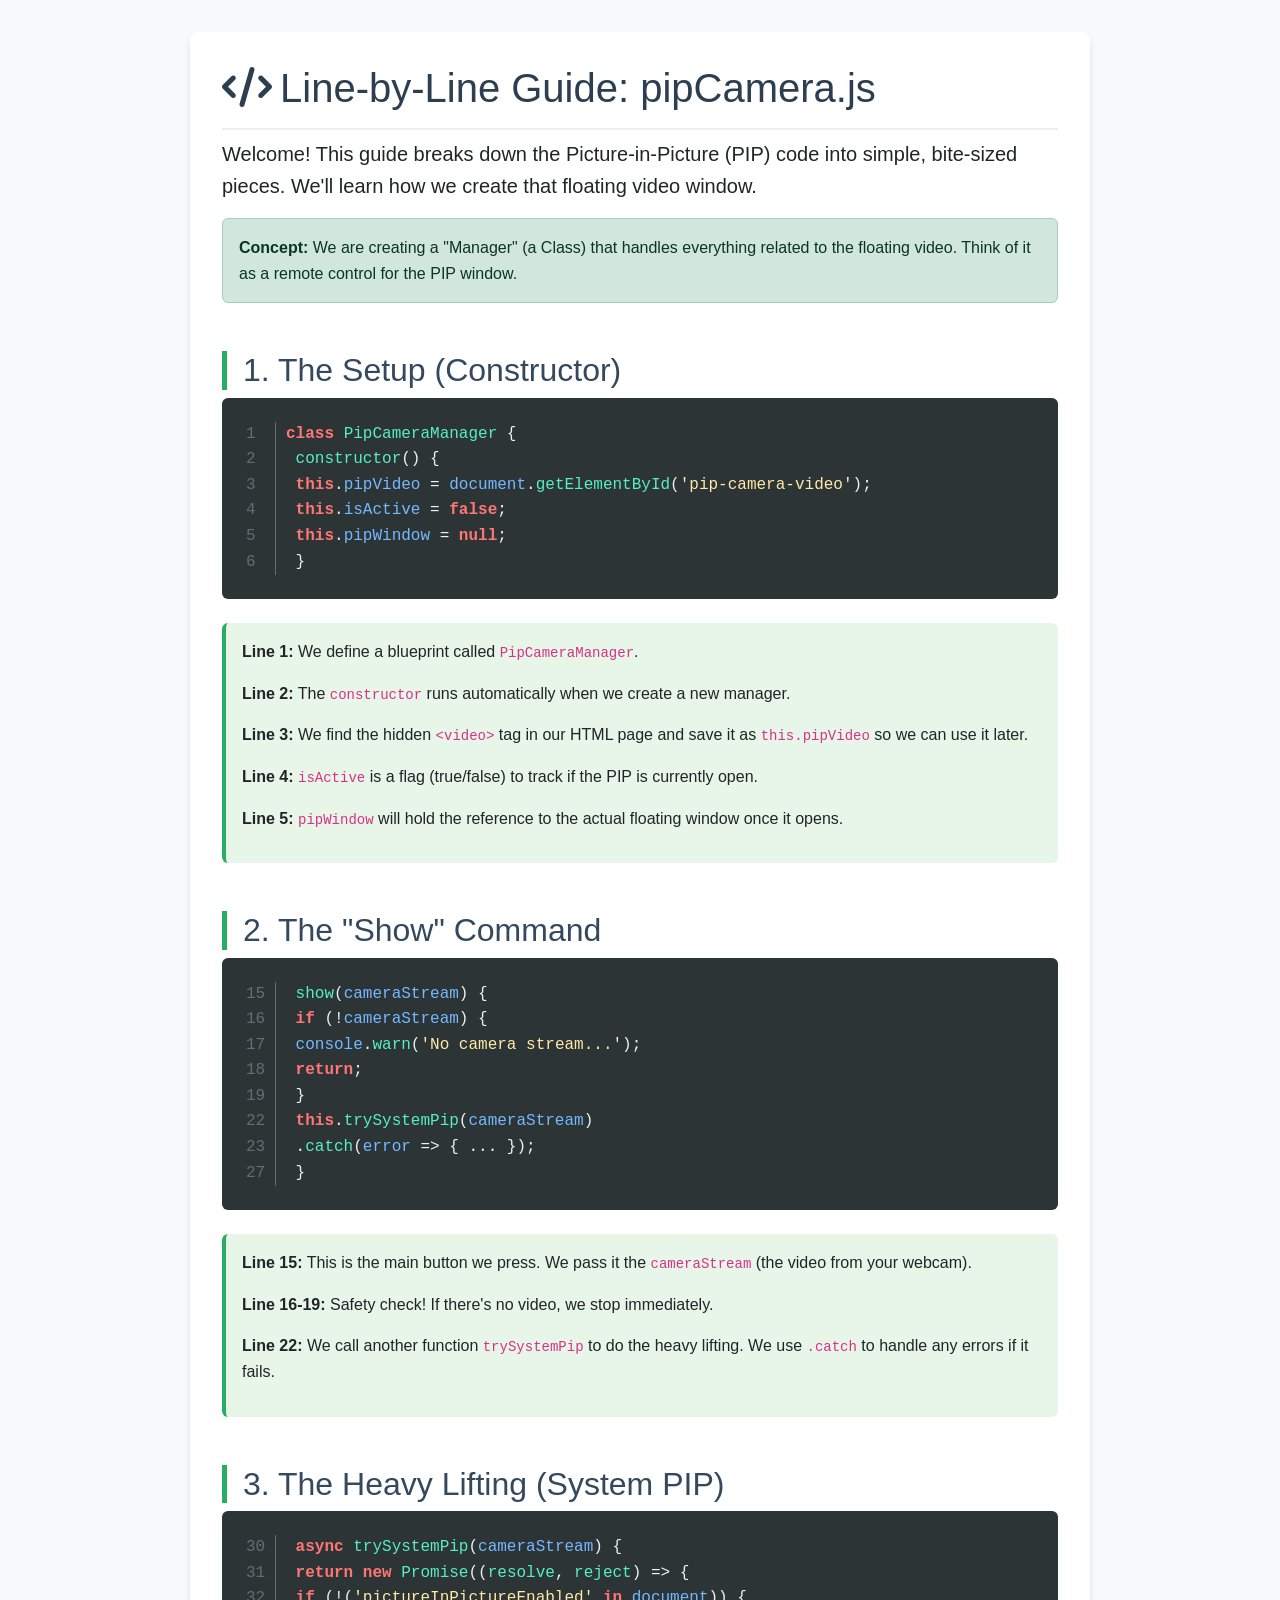
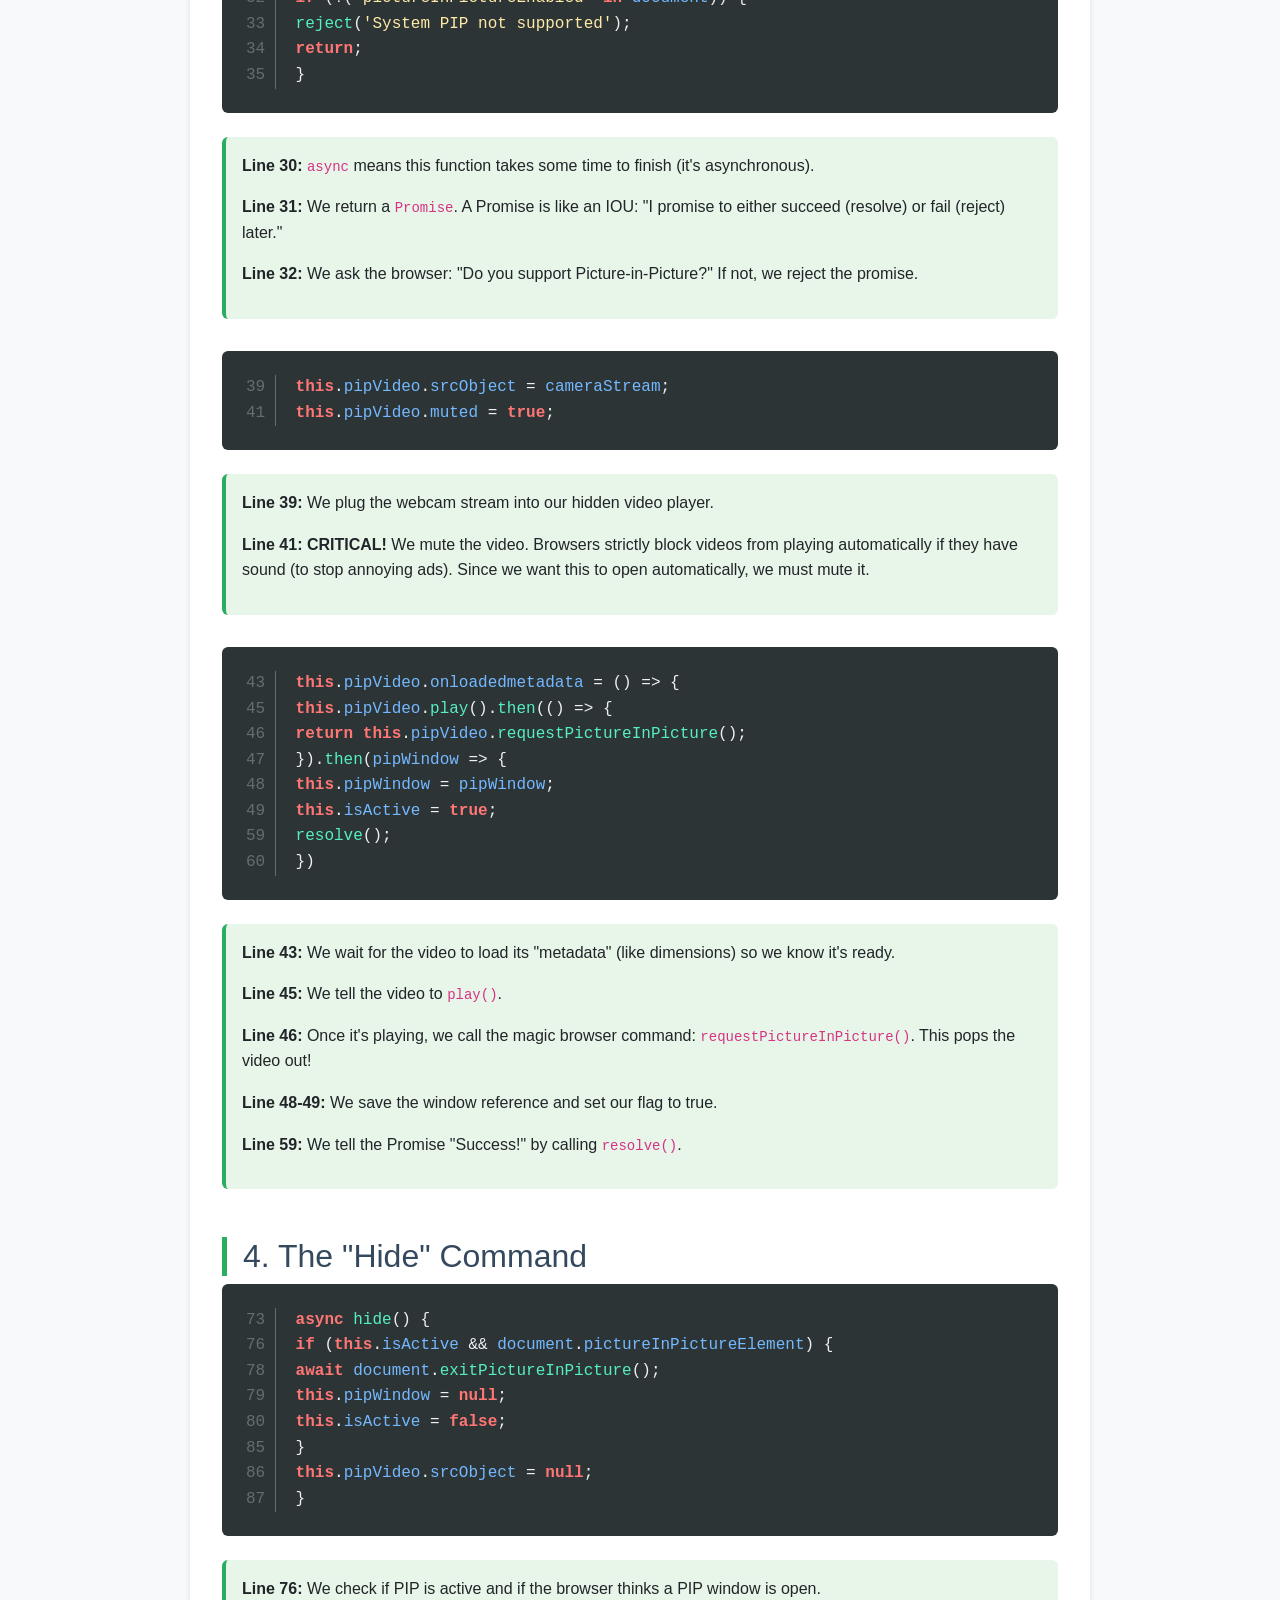
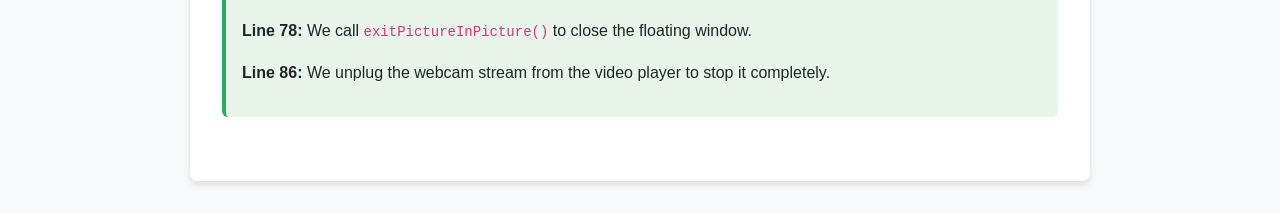
<file: docs/PIP_CODE_EXPLAINED.html>
<!DOCTYPE html>
<html lang="en">
<head>
    <meta charset="UTF-8">
    <meta name="viewport" content="width=device-width, initial-scale=1.0">
    <title>Code Explained: pipCamera.js</title>
    <link href="https://cdn.jsdelivr.net/npm/bootstrap@5.3.0-alpha3/dist/css/bootstrap.min.css" rel="stylesheet">
    <link href="https://cdnjs.cloudflare.com/ajax/libs/font-awesome/6.0.0/css/all.min.css" rel="stylesheet">
    <style>
        body { background-color: #f8f9fa; padding: 2rem; font-family: 'Segoe UI', sans-serif; line-height: 1.6; }
        .container { max-width: 900px; background: white; padding: 2rem; border-radius: 8px; box-shadow: 0 4px 6px rgba(0,0,0,0.1); }
        h1 { color: #2c3e50; border-bottom: 2px solid #eee; padding-bottom: 1rem; }
        h2 { color: #34495e; margin-top: 3rem; border-left: 5px solid #27ae60; padding-left: 1rem; }
        .code-block { background: #2d3436; color: #ecf0f1; padding: 1.5rem; border-radius: 6px; font-family: monospace; margin-bottom: 1.5rem; position: relative; }
        .line-number { color: #636e72; display: inline-block; width: 30px; user-select: none; border-right: 1px solid #636e72; margin-right: 10px; }
        .explanation { background-color: #e8f5e9; padding: 1rem; border-radius: 6px; border-left: 4px solid #27ae60; margin-bottom: 2rem; }
        .keyword { color: #ff7675; font-weight: bold; }
        .variable { color: #74b9ff; }
        .function { color: #55efc4; }
        .string { color: #ffeaa7; }
        .comment { color: #b2bec3; font-style: italic; }
    </style>
</head>
<body>

<div class="container">
    <h1><i class="fas fa-code me-2"></i>Line-by-Line Guide: pipCamera.js</h1>
    <p class="lead">Welcome! This guide breaks down the Picture-in-Picture (PIP) code into simple, bite-sized pieces. We'll learn how we create that floating video window.</p>

    <div class="alert alert-success">
        <strong>Concept:</strong> We are creating a "Manager" (a Class) that handles everything related to the floating video. Think of it as a remote control for the PIP window.
    </div>

    <h2>1. The Setup (Constructor)</h2>
    <div class="code-block">
        <div><span class="line-number">1</span><span class="keyword">class</span> <span class="function">PipCameraManager</span> {</div>
        <div><span class="line-number">2</span>    <span class="function">constructor</span>() {</div>
        <div><span class="line-number">3</span>        <span class="keyword">this</span>.<span class="variable">pipVideo</span> = <span class="variable">document</span>.<span class="function">getElementById</span>(<span class="string">'pip-camera-video'</span>);</div>
        <div><span class="line-number">4</span>        <span class="keyword">this</span>.<span class="variable">isActive</span> = <span class="keyword">false</span>;</div>
        <div><span class="line-number">5</span>        <span class="keyword">this</span>.<span class="variable">pipWindow</span> = <span class="keyword">null</span>;</div>
        <div><span class="line-number">6</span>    }</div>
    </div>
    <div class="explanation">
        <p><strong>Line 1:</strong> We define a blueprint called <code>PipCameraManager</code>.</p>
        <p><strong>Line 2:</strong> The <code>constructor</code> runs automatically when we create a new manager.</p>
        <p><strong>Line 3:</strong> We find the hidden <code>&lt;video&gt;</code> tag in our HTML page and save it as <code>this.pipVideo</code> so we can use it later.</p>
        <p><strong>Line 4:</strong> <code>isActive</code> is a flag (true/false) to track if the PIP is currently open.</p>
        <p><strong>Line 5:</strong> <code>pipWindow</code> will hold the reference to the actual floating window once it opens.</p>
    </div>

    <h2>2. The "Show" Command</h2>
    <div class="code-block">
        <div><span class="line-number">15</span>    <span class="function">show</span>(<span class="variable">cameraStream</span>) {</div>
        <div><span class="line-number">16</span>        <span class="keyword">if</span> (!<span class="variable">cameraStream</span>) {</div>
        <div><span class="line-number">17</span>            <span class="variable">console</span>.<span class="function">warn</span>(<span class="string">'No camera stream...'</span>);</div>
        <div><span class="line-number">18</span>            <span class="keyword">return</span>;</div>
        <div><span class="line-number">19</span>        }</div>
        <div><span class="line-number">22</span>        <span class="keyword">this</span>.<span class="function">trySystemPip</span>(<span class="variable">cameraStream</span>)</div>
        <div><span class="line-number">23</span>            .<span class="function">catch</span>(<span class="variable">error</span> => { ... });</div>
        <div><span class="line-number">27</span>    }</div>
    </div>
    <div class="explanation">
        <p><strong>Line 15:</strong> This is the main button we press. We pass it the <code>cameraStream</code> (the video from your webcam).</p>
        <p><strong>Line 16-19:</strong> Safety check! If there's no video, we stop immediately.</p>
        <p><strong>Line 22:</strong> We call another function <code>trySystemPip</code> to do the heavy lifting. We use <code>.catch</code> to handle any errors if it fails.</p>
    </div>

    <h2>3. The Heavy Lifting (System PIP)</h2>
    <div class="code-block">
        <div><span class="line-number">30</span>    <span class="keyword">async</span> <span class="function">trySystemPip</span>(<span class="variable">cameraStream</span>) {</div>
        <div><span class="line-number">31</span>        <span class="keyword">return</span> <span class="keyword">new</span> <span class="function">Promise</span>((<span class="function">resolve</span>, <span class="function">reject</span>) => {</div>
        <div><span class="line-number">32</span>            <span class="keyword">if</span> (!(<span class="string">'pictureInPictureEnabled'</span> <span class="keyword">in</span> <span class="variable">document</span>)) {</div>
        <div><span class="line-number">33</span>                <span class="function">reject</span>(<span class="string">'System PIP not supported'</span>);</div>
        <div><span class="line-number">34</span>                <span class="keyword">return</span>;</div>
        <div><span class="line-number">35</span>            }</div>
    </div>
    <div class="explanation">
        <p><strong>Line 30:</strong> <code>async</code> means this function takes some time to finish (it's asynchronous).</p>
        <p><strong>Line 31:</strong> We return a <code>Promise</code>. A Promise is like an IOU: "I promise to either succeed (resolve) or fail (reject) later."</p>
        <p><strong>Line 32:</strong> We ask the browser: "Do you support Picture-in-Picture?" If not, we reject the promise.</p>
    </div>

    <div class="code-block">
        <div><span class="line-number">39</span>            <span class="keyword">this</span>.<span class="variable">pipVideo</span>.<span class="variable">srcObject</span> = <span class="variable">cameraStream</span>;</div>
        <div><span class="line-number">41</span>            <span class="keyword">this</span>.<span class="variable">pipVideo</span>.<span class="variable">muted</span> = <span class="keyword">true</span>;</div>
    </div>
    <div class="explanation">
        <p><strong>Line 39:</strong> We plug the webcam stream into our hidden video player.</p>
        <p><strong>Line 41:</strong> <strong>CRITICAL!</strong> We mute the video. Browsers strictly block videos from playing automatically if they have sound (to stop annoying ads). Since we want this to open automatically, we must mute it.</p>
    </div>

    <div class="code-block">
        <div><span class="line-number">43</span>            <span class="keyword">this</span>.<span class="variable">pipVideo</span>.<span class="variable">onloadedmetadata</span> = () => {</div>
        <div><span class="line-number">45</span>                <span class="keyword">this</span>.<span class="variable">pipVideo</span>.<span class="function">play</span>().<span class="function">then</span>(() => {</div>
        <div><span class="line-number">46</span>                    <span class="keyword">return</span> <span class="keyword">this</span>.<span class="variable">pipVideo</span>.<span class="function">requestPictureInPicture</span>();</div>
        <div><span class="line-number">47</span>                }).<span class="function">then</span>(<span class="variable">pipWindow</span> => {</div>
        <div><span class="line-number">48</span>                    <span class="keyword">this</span>.<span class="variable">pipWindow</span> = <span class="variable">pipWindow</span>;</div>
        <div><span class="line-number">49</span>                    <span class="keyword">this</span>.<span class="variable">isActive</span> = <span class="keyword">true</span>;</div>
        <div><span class="line-number">59</span>                    <span class="function">resolve</span>();</div>
        <div><span class="line-number">60</span>                })</div>
    </div>
    <div class="explanation">
        <p><strong>Line 43:</strong> We wait for the video to load its "metadata" (like dimensions) so we know it's ready.</p>
        <p><strong>Line 45:</strong> We tell the video to <code>play()</code>.</p>
        <p><strong>Line 46:</strong> Once it's playing, we call the magic browser command: <code>requestPictureInPicture()</code>. This pops the video out!</p>
        <p><strong>Line 48-49:</strong> We save the window reference and set our flag to true.</p>
        <p><strong>Line 59:</strong> We tell the Promise "Success!" by calling <code>resolve()</code>.</p>
    </div>

    <h2>4. The "Hide" Command</h2>
    <div class="code-block">
        <div><span class="line-number">73</span>    <span class="keyword">async</span> <span class="function">hide</span>() {</div>
        <div><span class="line-number">76</span>        <span class="keyword">if</span> (<span class="keyword">this</span>.<span class="variable">isActive</span> && <span class="variable">document</span>.<span class="variable">pictureInPictureElement</span>) {</div>
        <div><span class="line-number">78</span>                <span class="keyword">await</span> <span class="variable">document</span>.<span class="function">exitPictureInPicture</span>();</div>
        <div><span class="line-number">79</span>                <span class="keyword">this</span>.<span class="variable">pipWindow</span> = <span class="keyword">null</span>;</div>
        <div><span class="line-number">80</span>                <span class="keyword">this</span>.<span class="variable">isActive</span> = <span class="keyword">false</span>;</div>
        <div><span class="line-number">85</span>        }</div>
        <div><span class="line-number">86</span>        <span class="keyword">this</span>.<span class="variable">pipVideo</span>.<span class="variable">srcObject</span> = <span class="keyword">null</span>;</div>
        <div><span class="line-number">87</span>    }</div>
    </div>
    <div class="explanation">
        <p><strong>Line 76:</strong> We check if PIP is active and if the browser thinks a PIP window is open.</p>
        <p><strong>Line 78:</strong> We call <code>exitPictureInPicture()</code> to close the floating window.</p>
        <p><strong>Line 86:</strong> We unplug the webcam stream from the video player to stop it completely.</p>
    </div>

</div>

</body>
</html>
</file>
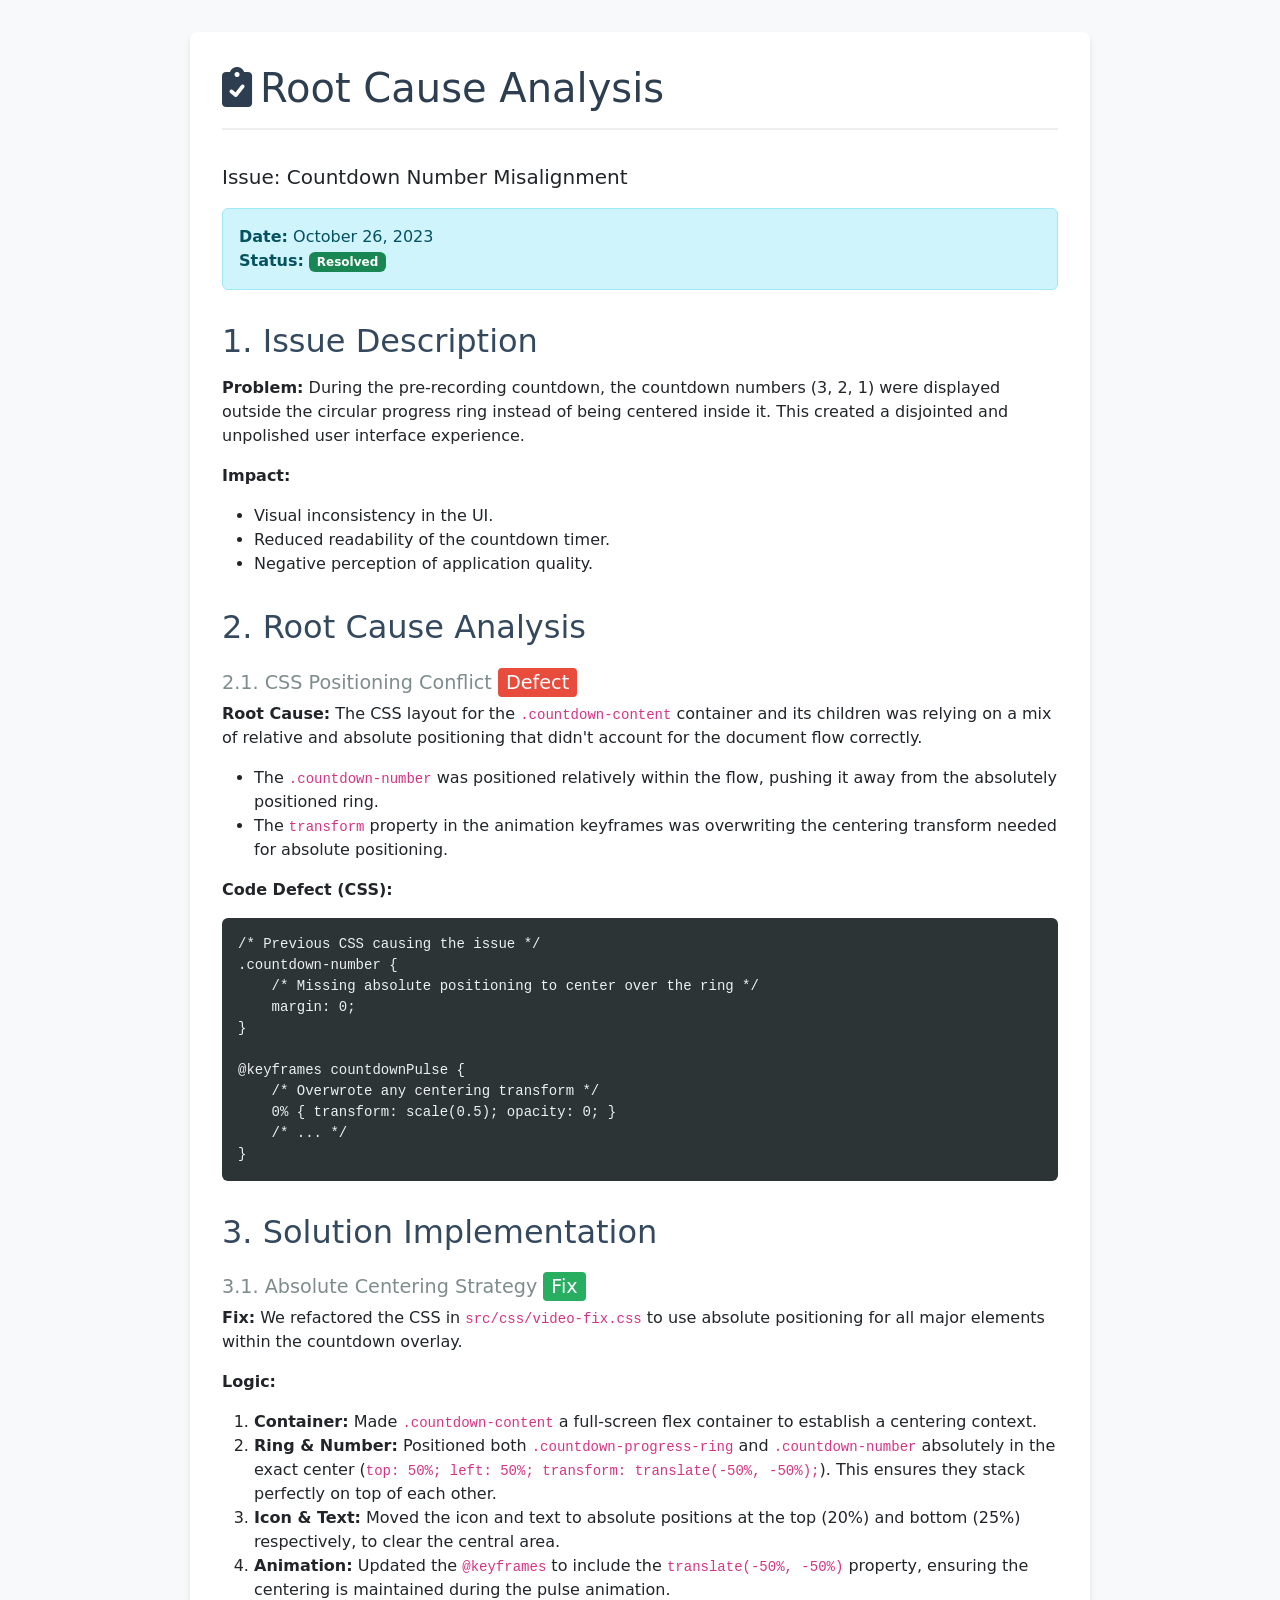
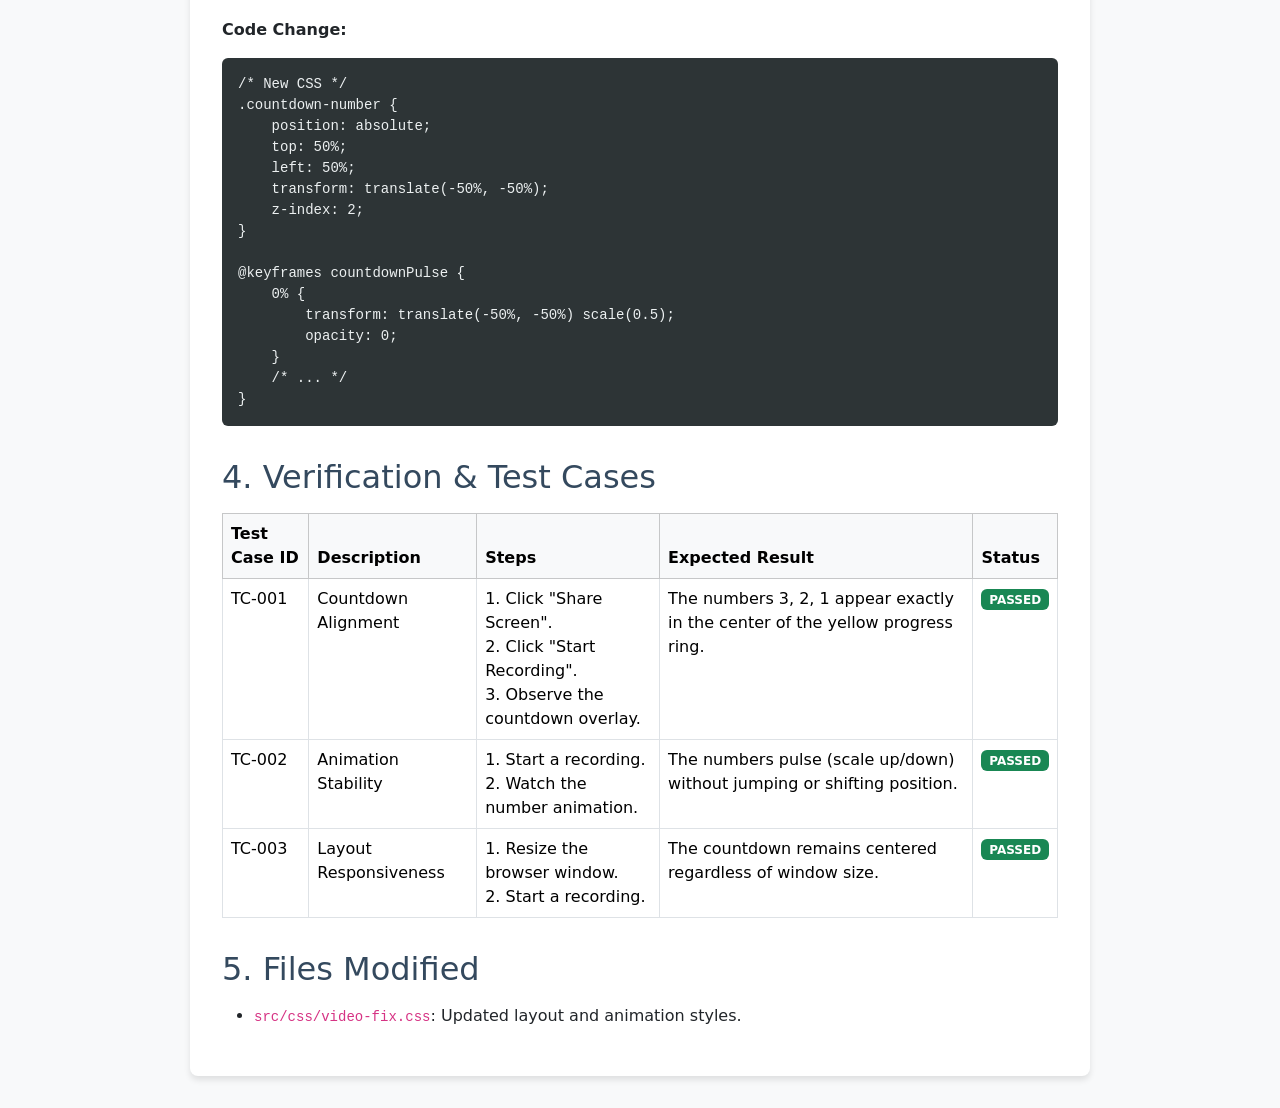
<file: docs/RCA_COUNTDOWN_UI_ALIGNMENT.html>
<!DOCTYPE html>
<html lang="en">
<head>
    <meta charset="UTF-8">
    <meta name="viewport" content="width=device-width, initial-scale=1.0">
    <title>RCA: Countdown UI Alignment Issue</title>
    <link href="https://cdn.jsdelivr.net/npm/bootstrap@5.3.0-alpha3/dist/css/bootstrap.min.css" rel="stylesheet">
    <link href="https://cdnjs.cloudflare.com/ajax/libs/font-awesome/6.0.0/css/all.min.css" rel="stylesheet">
    <style>
        body {
            background-color: #f8f9fa;
            padding: 2rem;
        }
        .container {
            max-width: 900px;
            background: white;
            padding: 2rem;
            border-radius: 8px;
            box-shadow: 0 4px 6px rgba(0,0,0,0.1);
        }
        h1 { color: #2c3e50; border-bottom: 2px solid #eee; padding-bottom: 1rem; margin-bottom: 2rem; }
        h2 { color: #34495e; margin-top: 2rem; margin-bottom: 1rem; }
        h3 { color: #7f8c8d; font-size: 1.2rem; margin-top: 1.5rem; }
        pre {
            background: #2d3436;
            color: #ecf0f1;
            padding: 1rem;
            border-radius: 6px;
            overflow-x: auto;
        }
        .badge-issue { background-color: #e74c3c; color: white; padding: 0.2rem 0.5rem; border-radius: 4px; }
        .badge-fix { background-color: #27ae60; color: white; padding: 0.2rem 0.5rem; border-radius: 4px; }
    </style>
</head>
<body>

<div class="container">
    <h1><i class="fas fa-clipboard-check me-2"></i>Root Cause Analysis</h1>
    <p class="lead">Issue: Countdown Number Misalignment</p>

    <div class="alert alert-info">
        <strong>Date:</strong> October 26, 2023<br>
        <strong>Status:</strong> <span class="badge bg-success">Resolved</span>
    </div>

    <h2>1. Issue Description</h2>
    <p><strong>Problem:</strong> During the pre-recording countdown, the countdown numbers (3, 2, 1) were displayed outside the circular progress ring instead of being centered inside it. This created a disjointed and unpolished user interface experience.</p>

    <p><strong>Impact:</strong></p>
    <ul>
        <li>Visual inconsistency in the UI.</li>
        <li>Reduced readability of the countdown timer.</li>
        <li>Negative perception of application quality.</li>
    </ul>

    <h2>2. Root Cause Analysis</h2>

    <h3>2.1. CSS Positioning Conflict <span class="badge-issue">Defect</span></h3>
    <p><strong>Root Cause:</strong> The CSS layout for the <code>.countdown-content</code> container and its children was relying on a mix of relative and absolute positioning that didn't account for the document flow correctly.</p>
    <ul>
        <li>The <code>.countdown-number</code> was positioned relatively within the flow, pushing it away from the absolutely positioned ring.</li>
        <li>The <code>transform</code> property in the animation keyframes was overwriting the centering transform needed for absolute positioning.</li>
    </ul>

    <p><strong>Code Defect (CSS):</strong></p>
    <pre><code>/* Previous CSS causing the issue */
.countdown-number {
    /* Missing absolute positioning to center over the ring */
    margin: 0;
}

@keyframes countdownPulse {
    /* Overwrote any centering transform */
    0% { transform: scale(0.5); opacity: 0; }
    /* ... */
}</code></pre>

    <h2>3. Solution Implementation</h2>

    <h3>3.1. Absolute Centering Strategy <span class="badge-fix">Fix</span></h3>
    <p><strong>Fix:</strong> We refactored the CSS in <code>src/css/video-fix.css</code> to use absolute positioning for all major elements within the countdown overlay.</p>

    <p><strong>Logic:</strong></p>
    <ol>
        <li><strong>Container:</strong> Made <code>.countdown-content</code> a full-screen flex container to establish a centering context.</li>
        <li><strong>Ring & Number:</strong> Positioned both <code>.countdown-progress-ring</code> and <code>.countdown-number</code> absolutely in the exact center (<code>top: 50%; left: 50%; transform: translate(-50%, -50%);</code>). This ensures they stack perfectly on top of each other.</li>
        <li><strong>Icon & Text:</strong> Moved the icon and text to absolute positions at the top (20%) and bottom (25%) respectively, to clear the central area.</li>
        <li><strong>Animation:</strong> Updated the <code>@keyframes</code> to include the <code>translate(-50%, -50%)</code> property, ensuring the centering is maintained during the pulse animation.</li>
    </ol>

    <p><strong>Code Change:</strong></p>
    <pre><code>/* New CSS */
.countdown-number {
    position: absolute;
    top: 50%;
    left: 50%;
    transform: translate(-50%, -50%);
    z-index: 2;
}

@keyframes countdownPulse {
    0% {
        transform: translate(-50%, -50%) scale(0.5);
        opacity: 0;
    }
    /* ... */
}</code></pre>

    <h2>4. Verification & Test Cases</h2>
    <table class="table table-bordered">
        <thead class="table-light">
            <tr>
                <th>Test Case ID</th>
                <th>Description</th>
                <th>Steps</th>
                <th>Expected Result</th>
                <th>Status</th>
            </tr>
        </thead>
        <tbody>
            <tr>
                <td>TC-001</td>
                <td>Countdown Alignment</td>
                <td>
                    1. Click "Share Screen".<br>
                    2. Click "Start Recording".<br>
                    3. Observe the countdown overlay.
                </td>
                <td>The numbers 3, 2, 1 appear exactly in the center of the yellow progress ring.</td>
                <td><span class="badge bg-success">PASSED</span></td>
            </tr>
            <tr>
                <td>TC-002</td>
                <td>Animation Stability</td>
                <td>
                    1. Start a recording.<br>
                    2. Watch the number animation.
                </td>
                <td>The numbers pulse (scale up/down) without jumping or shifting position.</td>
                <td><span class="badge bg-success">PASSED</span></td>
            </tr>
            <tr>
                <td>TC-003</td>
                <td>Layout Responsiveness</td>
                <td>
                    1. Resize the browser window.<br>
                    2. Start a recording.
                </td>
                <td>The countdown remains centered regardless of window size.</td>
                <td><span class="badge bg-success">PASSED</span></td>
            </tr>
        </tbody>
    </table>

    <h2>5. Files Modified</h2>
    <ul>
        <li><code>src/css/video-fix.css</code>: Updated layout and animation styles.</li>
    </ul>
</div>

</body>
</html>
</file>
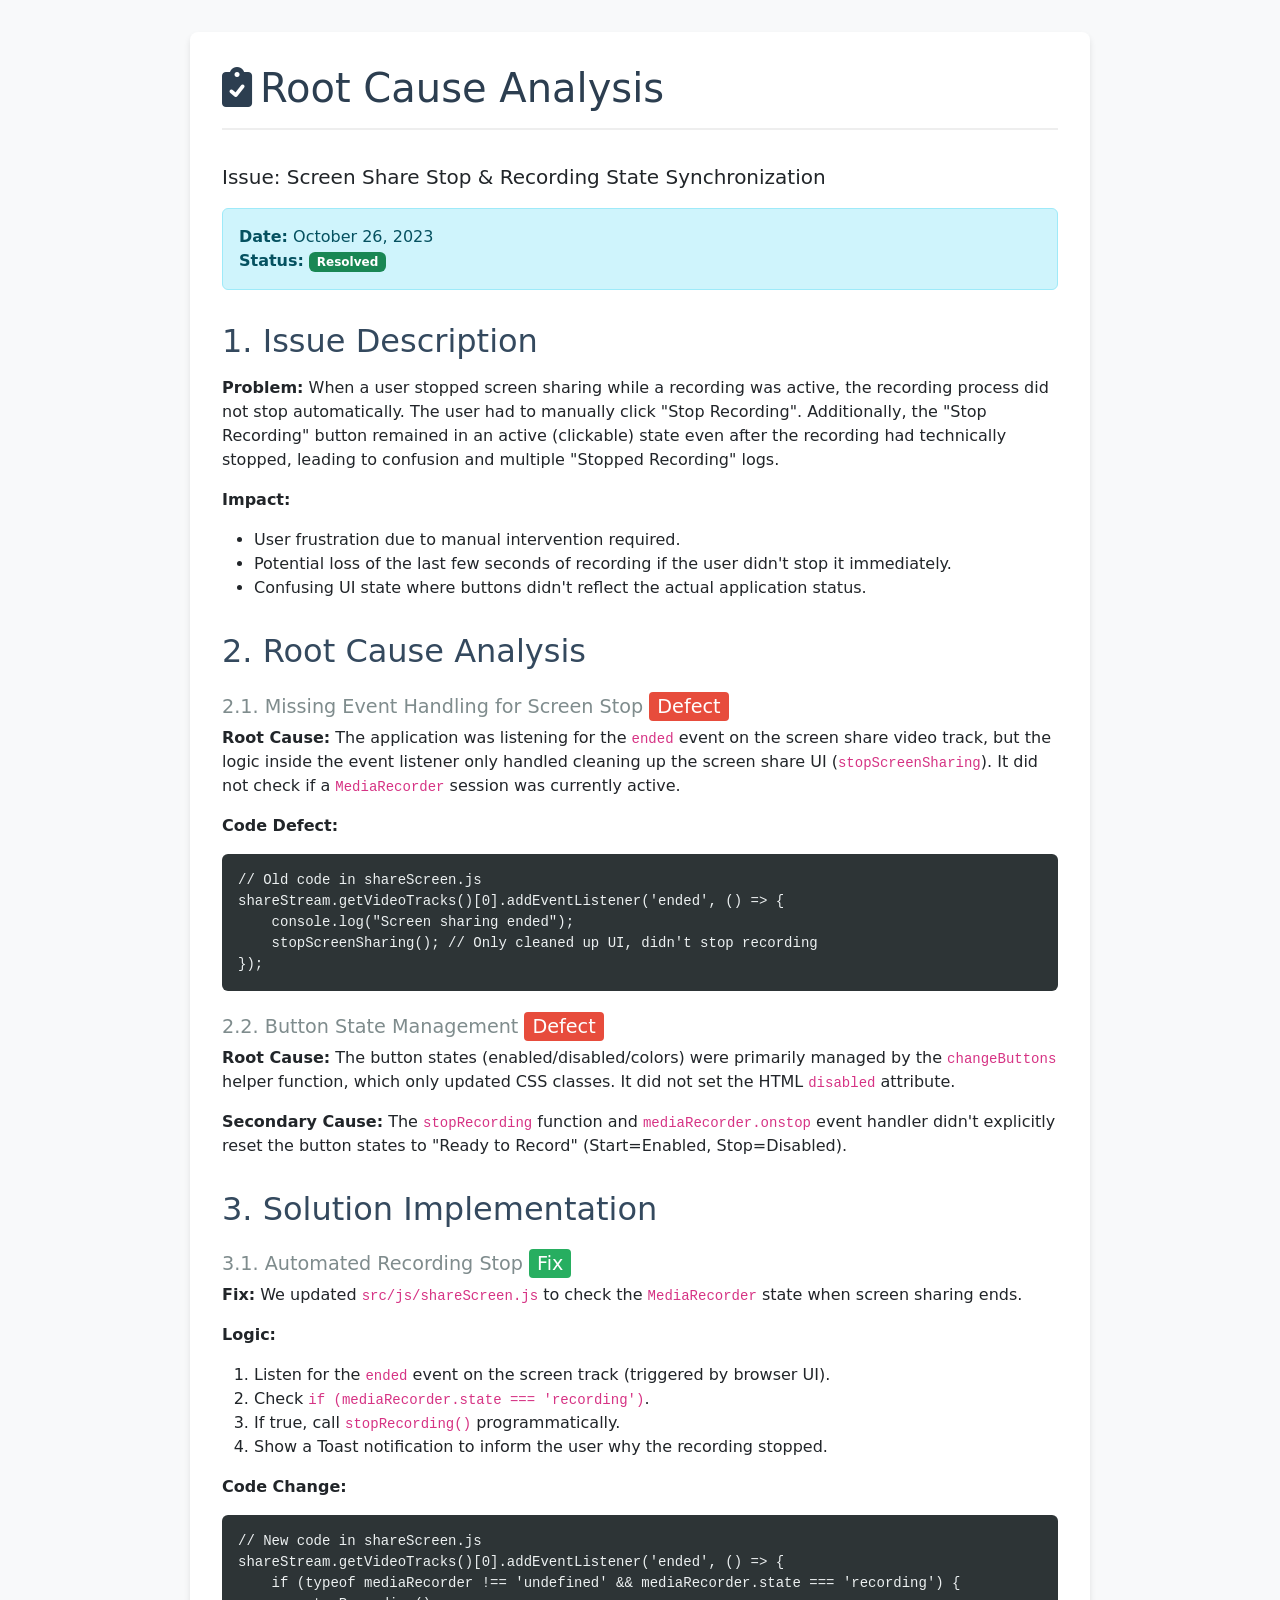
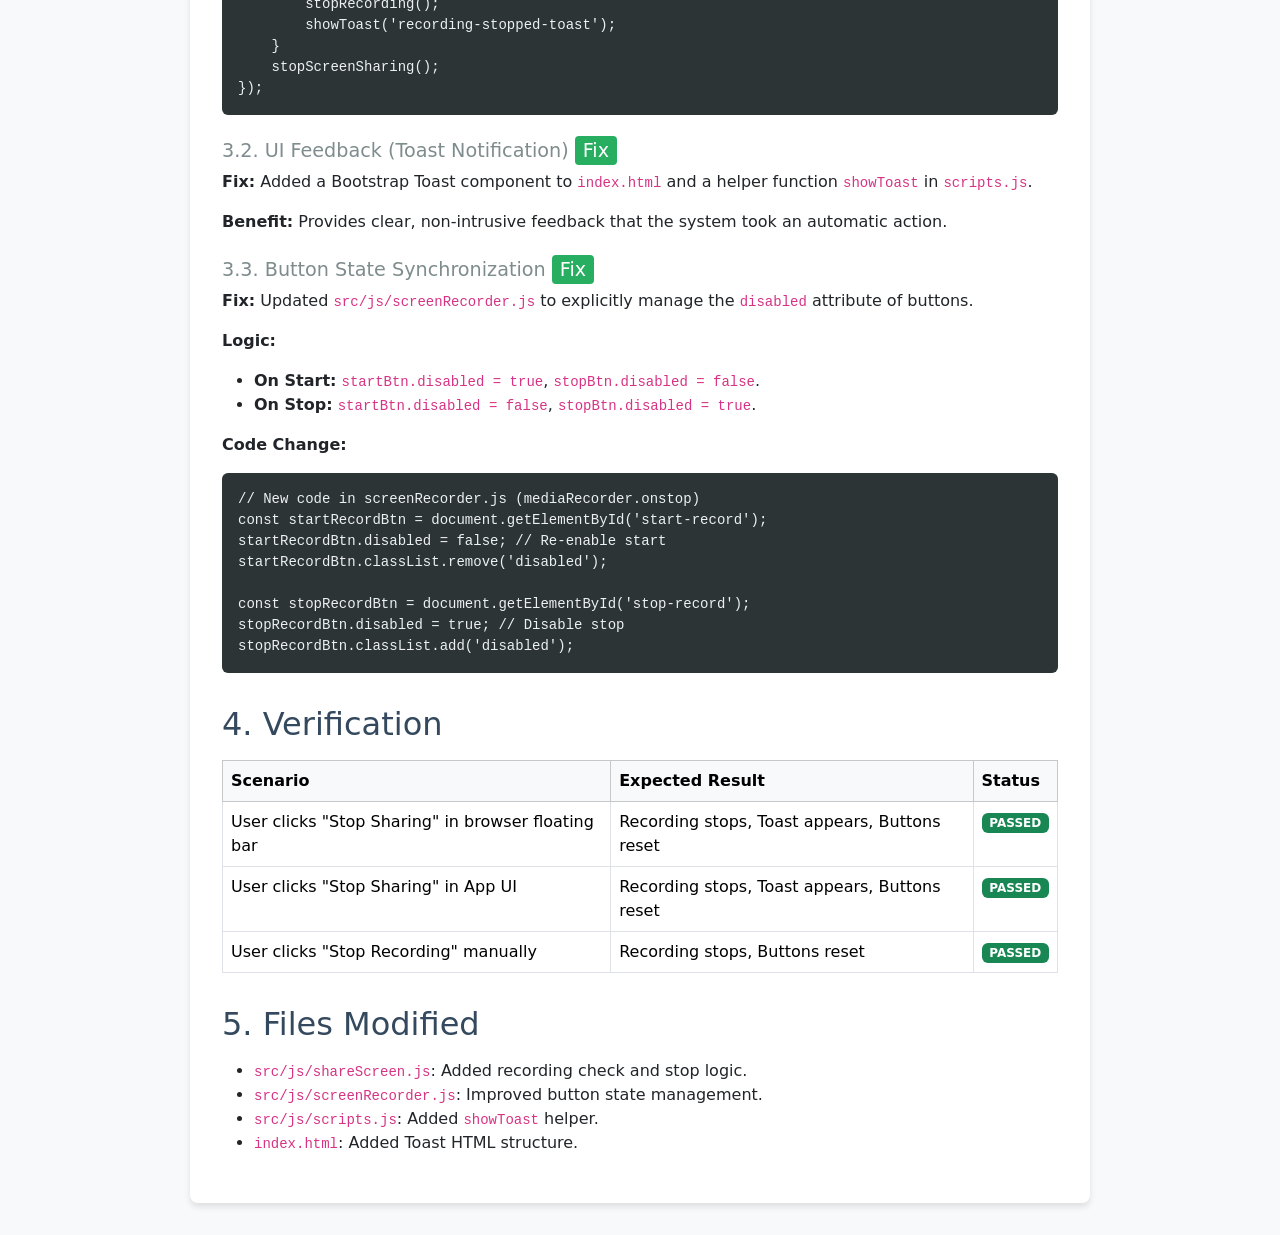
<file: docs/RCA_SCREEN_SHARE_STOP.html>
<!DOCTYPE html>
<html lang="en">
<head>
    <meta charset="UTF-8">
    <meta name="viewport" content="width=device-width, initial-scale=1.0">
    <title>RCA: Screen Share Stop & Recording State</title>
    <link href="https://cdn.jsdelivr.net/npm/bootstrap@5.3.0-alpha3/dist/css/bootstrap.min.css" rel="stylesheet">
    <link href="https://cdnjs.cloudflare.com/ajax/libs/font-awesome/6.0.0/css/all.min.css" rel="stylesheet">
    <style>
        body {
            background-color: #f8f9fa;
            padding: 2rem;
        }
        .container {
            max-width: 900px;
            background: white;
            padding: 2rem;
            border-radius: 8px;
            box-shadow: 0 4px 6px rgba(0,0,0,0.1);
        }
        h1 { color: #2c3e50; border-bottom: 2px solid #eee; padding-bottom: 1rem; margin-bottom: 2rem; }
        h2 { color: #34495e; margin-top: 2rem; margin-bottom: 1rem; }
        h3 { color: #7f8c8d; font-size: 1.2rem; margin-top: 1.5rem; }
        pre {
            background: #2d3436;
            color: #ecf0f1;
            padding: 1rem;
            border-radius: 6px;
            overflow-x: auto;
        }
        .badge-issue { background-color: #e74c3c; color: white; padding: 0.2rem 0.5rem; border-radius: 4px; }
        .badge-fix { background-color: #27ae60; color: white; padding: 0.2rem 0.5rem; border-radius: 4px; }
    </style>
</head>
<body>

<div class="container">
    <h1><i class="fas fa-clipboard-check me-2"></i>Root Cause Analysis</h1>
    <p class="lead">Issue: Screen Share Stop & Recording State Synchronization</p>

    <div class="alert alert-info">
        <strong>Date:</strong> October 26, 2023<br>
        <strong>Status:</strong> <span class="badge bg-success">Resolved</span>
    </div>

    <h2>1. Issue Description</h2>
    <p><strong>Problem:</strong> When a user stopped screen sharing while a recording was active, the recording process did not stop automatically. The user had to manually click "Stop Recording". Additionally, the "Stop Recording" button remained in an active (clickable) state even after the recording had technically stopped, leading to confusion and multiple "Stopped Recording" logs.</p>

    <p><strong>Impact:</strong></p>
    <ul>
        <li>User frustration due to manual intervention required.</li>
        <li>Potential loss of the last few seconds of recording if the user didn't stop it immediately.</li>
        <li>Confusing UI state where buttons didn't reflect the actual application status.</li>
    </ul>

    <h2>2. Root Cause Analysis</h2>

    <h3>2.1. Missing Event Handling for Screen Stop <span class="badge-issue">Defect</span></h3>
    <p><strong>Root Cause:</strong> The application was listening for the <code>ended</code> event on the screen share video track, but the logic inside the event listener only handled cleaning up the screen share UI (<code>stopScreenSharing</code>). It did not check if a <code>MediaRecorder</code> session was currently active.</p>

    <p><strong>Code Defect:</strong></p>
    <pre><code>// Old code in shareScreen.js
shareStream.getVideoTracks()[0].addEventListener('ended', () => {
    console.log("Screen sharing ended");
    stopScreenSharing(); // Only cleaned up UI, didn't stop recording
});</code></pre>

    <h3>2.2. Button State Management <span class="badge-issue">Defect</span></h3>
    <p><strong>Root Cause:</strong> The button states (enabled/disabled/colors) were primarily managed by the <code>changeButtons</code> helper function, which only updated CSS classes. It did not set the HTML <code>disabled</code> attribute.</p>
    <p><strong>Secondary Cause:</strong> The <code>stopRecording</code> function and <code>mediaRecorder.onstop</code> event handler didn't explicitly reset the button states to "Ready to Record" (Start=Enabled, Stop=Disabled).</p>

    <h2>3. Solution Implementation</h2>

    <h3>3.1. Automated Recording Stop <span class="badge-fix">Fix</span></h3>
    <p><strong>Fix:</strong> We updated <code>src/js/shareScreen.js</code> to check the <code>MediaRecorder</code> state when screen sharing ends.</p>

    <p><strong>Logic:</strong></p>
    <ol>
        <li>Listen for the <code>ended</code> event on the screen track (triggered by browser UI).</li>
        <li>Check <code>if (mediaRecorder.state === 'recording')</code>.</li>
        <li>If true, call <code>stopRecording()</code> programmatically.</li>
        <li>Show a Toast notification to inform the user why the recording stopped.</li>
    </ol>

    <p><strong>Code Change:</strong></p>
    <pre><code>// New code in shareScreen.js
shareStream.getVideoTracks()[0].addEventListener('ended', () => {
    if (typeof mediaRecorder !== 'undefined' && mediaRecorder.state === 'recording') {
        stopRecording();
        showToast('recording-stopped-toast');
    }
    stopScreenSharing();
});</code></pre>

    <h3>3.2. UI Feedback (Toast Notification) <span class="badge-fix">Fix</span></h3>
    <p><strong>Fix:</strong> Added a Bootstrap Toast component to <code>index.html</code> and a helper function <code>showToast</code> in <code>scripts.js</code>.</p>
    <p><strong>Benefit:</strong> Provides clear, non-intrusive feedback that the system took an automatic action.</p>

    <h3>3.3. Button State Synchronization <span class="badge-fix">Fix</span></h3>
    <p><strong>Fix:</strong> Updated <code>src/js/screenRecorder.js</code> to explicitly manage the <code>disabled</code> attribute of buttons.</p>

    <p><strong>Logic:</strong></p>
    <ul>
        <li><strong>On Start:</strong> <code>startBtn.disabled = true</code>, <code>stopBtn.disabled = false</code>.</li>
        <li><strong>On Stop:</strong> <code>startBtn.disabled = false</code>, <code>stopBtn.disabled = true</code>.</li>
    </ul>

    <p><strong>Code Change:</strong></p>
    <pre><code>// New code in screenRecorder.js (mediaRecorder.onstop)
const startRecordBtn = document.getElementById('start-record');
startRecordBtn.disabled = false; // Re-enable start
startRecordBtn.classList.remove('disabled');

const stopRecordBtn = document.getElementById('stop-record');
stopRecordBtn.disabled = true; // Disable stop
stopRecordBtn.classList.add('disabled');</code></pre>

    <h2>4. Verification</h2>
    <table class="table table-bordered">
        <thead class="table-light">
            <tr>
                <th>Scenario</th>
                <th>Expected Result</th>
                <th>Status</th>
            </tr>
        </thead>
        <tbody>
            <tr>
                <td>User clicks "Stop Sharing" in browser floating bar</td>
                <td>Recording stops, Toast appears, Buttons reset</td>
                <td><span class="badge bg-success">PASSED</span></td>
            </tr>
            <tr>
                <td>User clicks "Stop Sharing" in App UI</td>
                <td>Recording stops, Toast appears, Buttons reset</td>
                <td><span class="badge bg-success">PASSED</span></td>
            </tr>
            <tr>
                <td>User clicks "Stop Recording" manually</td>
                <td>Recording stops, Buttons reset</td>
                <td><span class="badge bg-success">PASSED</span></td>
            </tr>
        </tbody>
    </table>

    <h2>5. Files Modified</h2>
    <ul>
        <li><code>src/js/shareScreen.js</code>: Added recording check and stop logic.</li>
        <li><code>src/js/screenRecorder.js</code>: Improved button state management.</li>
        <li><code>src/js/scripts.js</code>: Added <code>showToast</code> helper.</li>
        <li><code>index.html</code>: Added Toast HTML structure.</li>
    </ul>
</div>

</body>
</html>
</file>
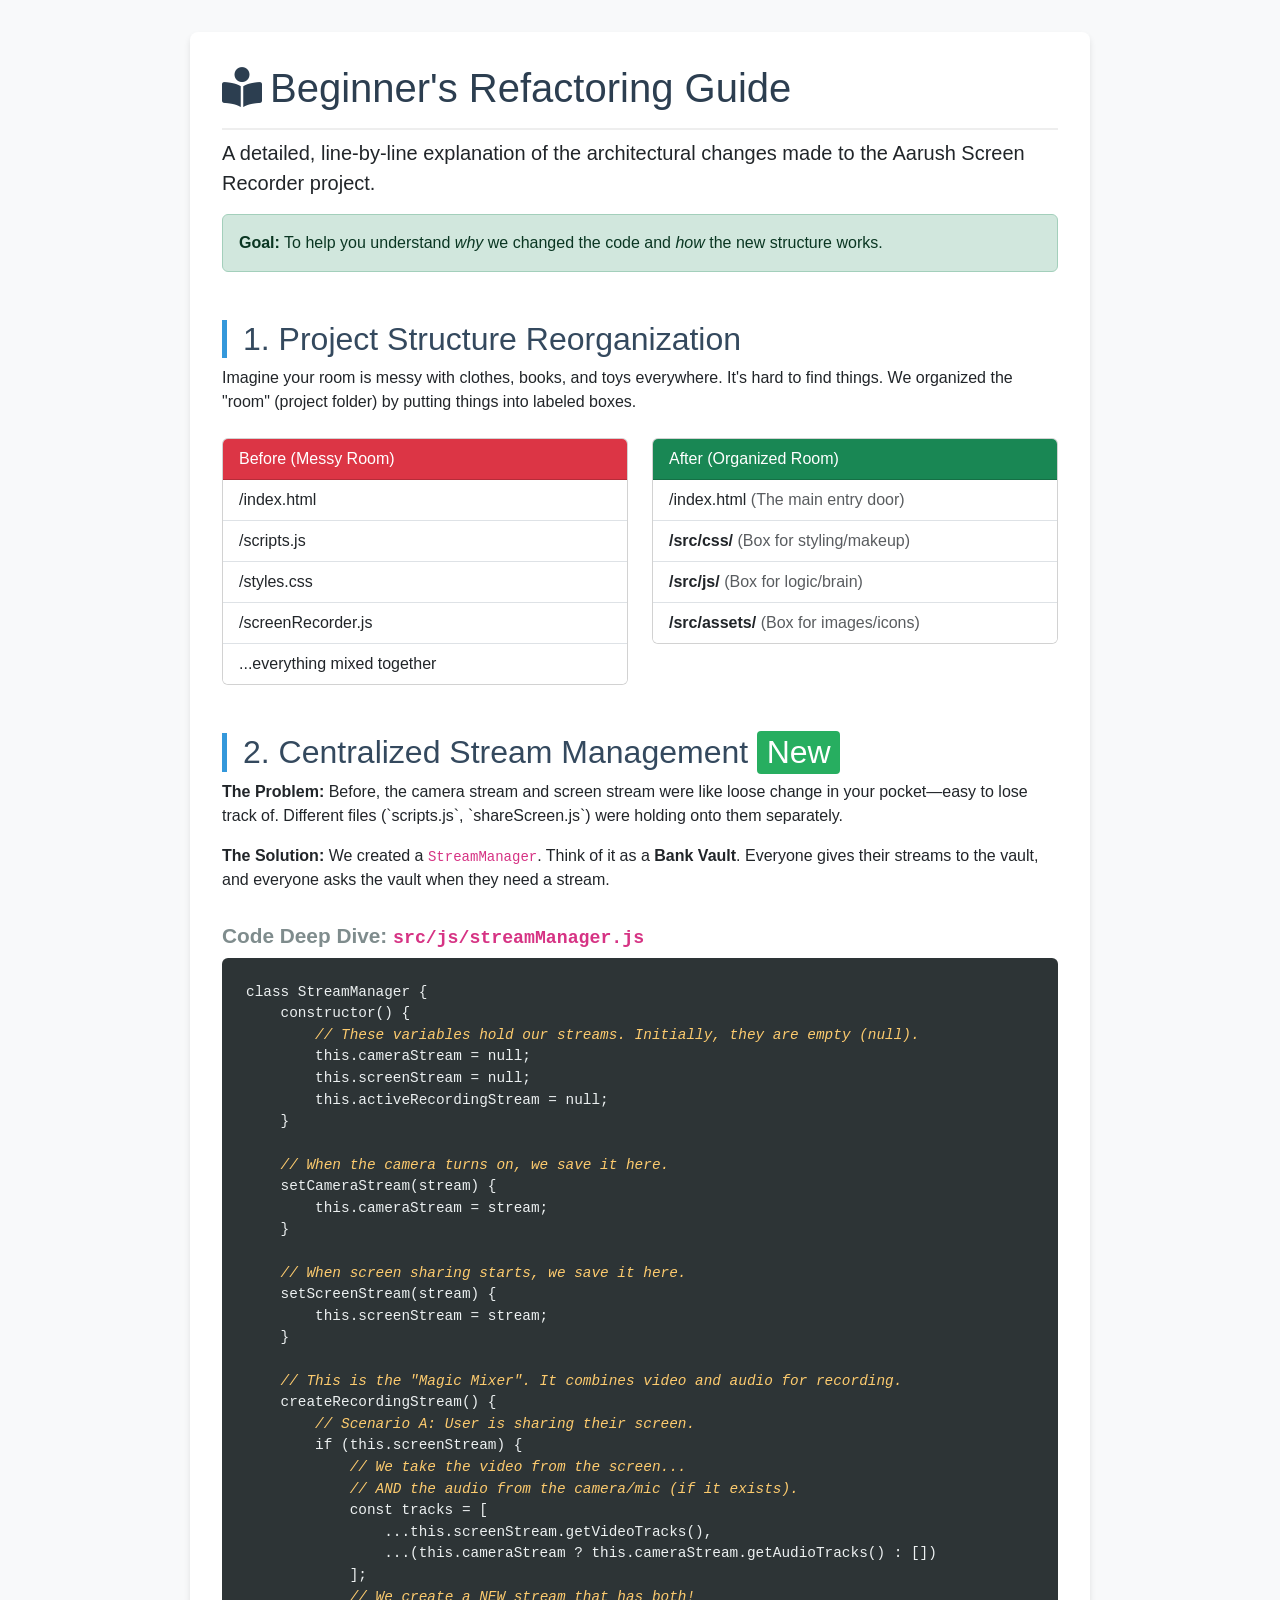
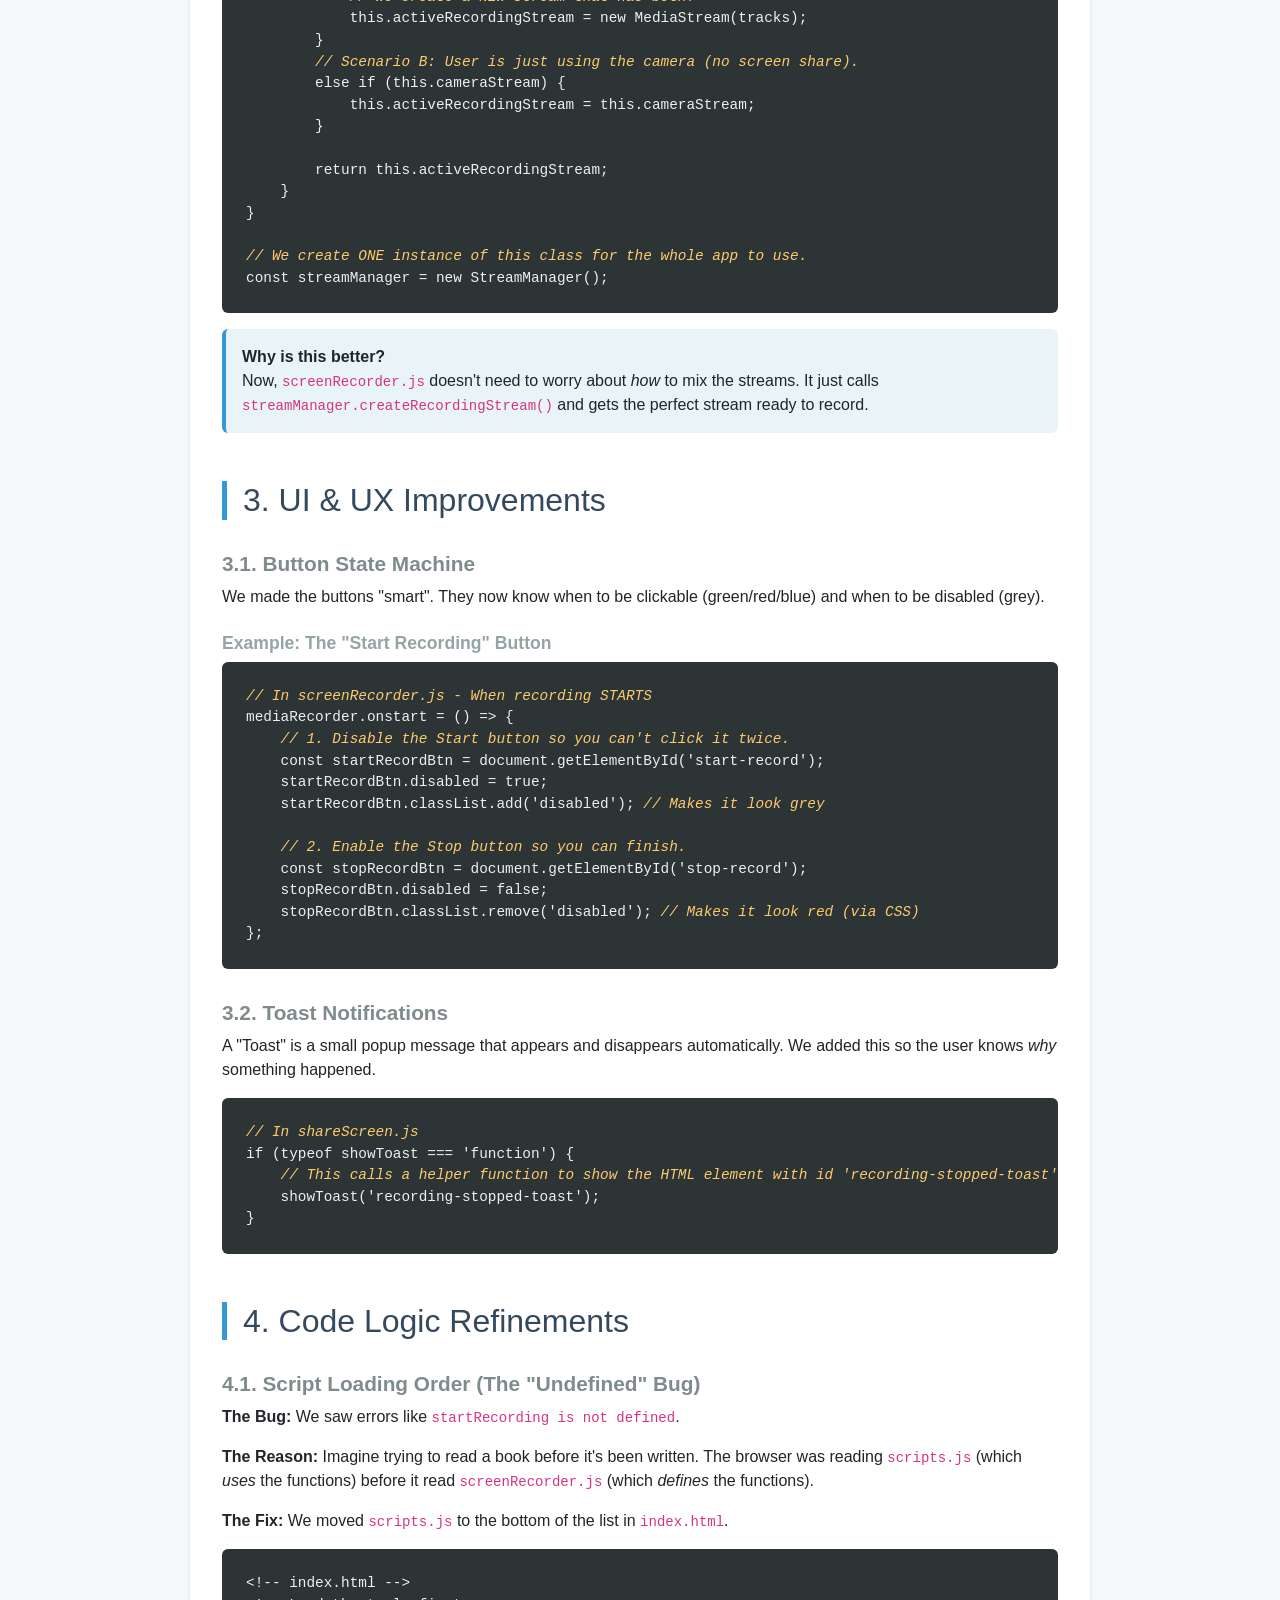
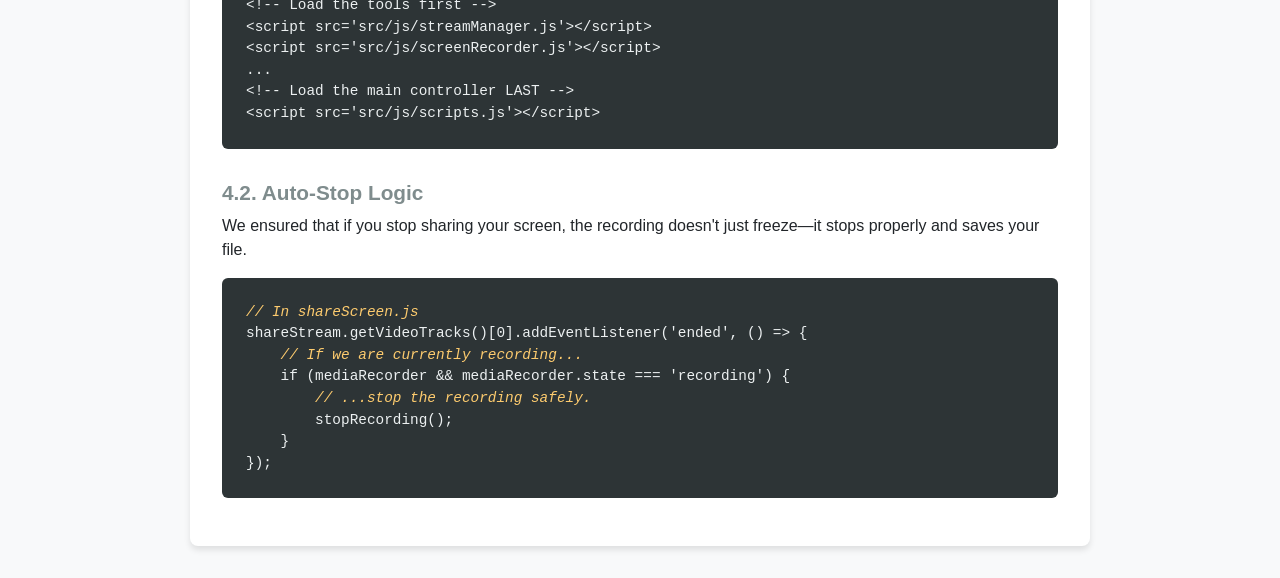
<file: docs/refactor_guide.html>
<!DOCTYPE html>
<html lang="en">
<head>
    <meta charset="UTF-8">
    <meta name="viewport" content="width=device-width, initial-scale=1.0">
    <title>Refactoring Guide: Modular Architecture & Stream Management</title>
    <link href="https://cdn.jsdelivr.net/npm/bootstrap@5.3.0-alpha3/dist/css/bootstrap.min.css" rel="stylesheet">
    <link href="https://cdnjs.cloudflare.com/ajax/libs/font-awesome/6.0.0/css/all.min.css" rel="stylesheet">
    <style>
        body { background-color: #f8f9fa; padding: 2rem; font-family: 'Segoe UI', sans-serif; }
        .container { max-width: 900px; background: white; padding: 2rem; border-radius: 8px; box-shadow: 0 4px 6px rgba(0,0,0,0.1); }
        h1 { color: #2c3e50; border-bottom: 2px solid #eee; padding-bottom: 1rem; }
        h2 { color: #34495e; margin-top: 3rem; border-left: 5px solid #3498db; padding-left: 1rem; }
        h3 { color: #7f8c8d; margin-top: 2rem; font-size: 1.3rem; font-weight: 600; }
        h4 { color: #95a5a6; margin-top: 1.5rem; font-size: 1.1rem; font-weight: 600; }
        pre { background: #2d3436; color: #ecf0f1; padding: 1.5rem; border-radius: 6px; overflow-x: auto; font-size: 0.9rem; }
        .badge-new { background-color: #27ae60; color: white; padding: 0.2rem 0.6rem; border-radius: 4px; }
        .badge-update { background-color: #f39c12; color: white; padding: 0.2rem 0.6rem; border-radius: 4px; }
        .code-comment { color: #fdcb6e; font-style: italic; }
        .explanation { background-color: #e8f4f8; padding: 1rem; border-radius: 6px; border-left: 4px solid #3498db; margin-bottom: 1rem; }
    </style>
</head>
<body>

<div class="container">
    <h1><i class="fas fa-book-reader me-2"></i>Beginner's Refactoring Guide</h1>
    <p class="lead">A detailed, line-by-line explanation of the architectural changes made to the Aarush Screen Recorder project.</p>

    <div class="alert alert-success">
        <strong>Goal:</strong> To help you understand <em>why</em> we changed the code and <em>how</em> the new structure works.
    </div>

    <h2>1. Project Structure Reorganization</h2>
    <p>Imagine your room is messy with clothes, books, and toys everywhere. It's hard to find things. We organized the "room" (project folder) by putting things into labeled boxes.</p>

    <div class="row mt-4">
        <div class="col-md-6">
            <div class="card">
                <div class="card-header bg-danger text-white">Before (Messy Room)</div>
                <ul class="list-group list-group-flush">
                    <li class="list-group-item">/index.html</li>
                    <li class="list-group-item">/scripts.js</li>
                    <li class="list-group-item">/styles.css</li>
                    <li class="list-group-item">/screenRecorder.js</li>
                    <li class="list-group-item">...everything mixed together</li>
                </ul>
            </div>
        </div>
        <div class="col-md-6">
            <div class="card">
                <div class="card-header bg-success text-white">After (Organized Room)</div>
                <ul class="list-group list-group-flush">
                    <li class="list-group-item">/index.html <span class="text-muted">(The main entry door)</span></li>
                    <li class="list-group-item"><strong>/src/css/</strong> <span class="text-muted">(Box for styling/makeup)</span></li>
                    <li class="list-group-item"><strong>/src/js/</strong> <span class="text-muted">(Box for logic/brain)</span></li>
                    <li class="list-group-item"><strong>/src/assets/</strong> <span class="text-muted">(Box for images/icons)</span></li>
                </ul>
            </div>
        </div>
    </div>

    <h2>2. Centralized Stream Management <span class="badge-new">New</span></h2>
    <p><strong>The Problem:</strong> Before, the camera stream and screen stream were like loose change in your pocket—easy to lose track of. Different files (`scripts.js`, `shareScreen.js`) were holding onto them separately.</p>
    <p><strong>The Solution:</strong> We created a <code>StreamManager</code>. Think of it as a <strong>Bank Vault</strong>. Everyone gives their streams to the vault, and everyone asks the vault when they need a stream.</p>

    <h3>Code Deep Dive: <code>src/js/streamManager.js</code></h3>

    <pre><code>class StreamManager {
    constructor() {
        <span class="code-comment">// These variables hold our streams. Initially, they are empty (null).</span>
        this.cameraStream = null;
        this.screenStream = null;
        this.activeRecordingStream = null;
    }

    <span class="code-comment">// When the camera turns on, we save it here.</span>
    setCameraStream(stream) {
        this.cameraStream = stream;
    }

    <span class="code-comment">// When screen sharing starts, we save it here.</span>
    setScreenStream(stream) {
        this.screenStream = stream;
    }

    <span class="code-comment">// This is the "Magic Mixer". It combines video and audio for recording.</span>
    createRecordingStream() {
        <span class="code-comment">// Scenario A: User is sharing their screen.</span>
        if (this.screenStream) {
            <span class="code-comment">// We take the video from the screen...</span>
            <span class="code-comment">// AND the audio from the camera/mic (if it exists).</span>
            const tracks = [
                ...this.screenStream.getVideoTracks(),
                ...(this.cameraStream ? this.cameraStream.getAudioTracks() : [])
            ];
            <span class="code-comment">// We create a NEW stream that has both!</span>
            this.activeRecordingStream = new MediaStream(tracks);
        }
        <span class="code-comment">// Scenario B: User is just using the camera (no screen share).</span>
        else if (this.cameraStream) {
            this.activeRecordingStream = this.cameraStream;
        }

        return this.activeRecordingStream;
    }
}

<span class="code-comment">// We create ONE instance of this class for the whole app to use.</span>
const streamManager = new StreamManager();</code></pre>

    <div class="explanation">
        <strong>Why is this better?</strong><br>
        Now, <code>screenRecorder.js</code> doesn't need to worry about <em>how</em> to mix the streams. It just calls <code>streamManager.createRecordingStream()</code> and gets the perfect stream ready to record.
    </div>

    <h2>3. UI & UX Improvements</h2>

    <h3>3.1. Button State Machine</h3>
    <p>We made the buttons "smart". They now know when to be clickable (green/red/blue) and when to be disabled (grey).</p>

    <h4>Example: The "Start Recording" Button</h4>
    <pre><code><span class="code-comment">// In screenRecorder.js - When recording STARTS</span>
mediaRecorder.onstart = () => {
    <span class="code-comment">// 1. Disable the Start button so you can't click it twice.</span>
    const startRecordBtn = document.getElementById('start-record');
    startRecordBtn.disabled = true;
    startRecordBtn.classList.add('disabled'); <span class="code-comment">// Makes it look grey</span>

    <span class="code-comment">// 2. Enable the Stop button so you can finish.</span>
    const stopRecordBtn = document.getElementById('stop-record');
    stopRecordBtn.disabled = false;
    stopRecordBtn.classList.remove('disabled'); <span class="code-comment">// Makes it look red (via CSS)</span>
};</code></pre>

    <h3>3.2. Toast Notifications</h3>
    <p>A "Toast" is a small popup message that appears and disappears automatically. We added this so the user knows <em>why</em> something happened.</p>
    <pre><code><span class="code-comment">// In shareScreen.js</span>
if (typeof showToast === 'function') {
    <span class="code-comment">// This calls a helper function to show the HTML element with id 'recording-stopped-toast'</span>
    showToast('recording-stopped-toast');
}</code></pre>

    <h2>4. Code Logic Refinements</h2>

    <h3>4.1. Script Loading Order (The "Undefined" Bug)</h3>
    <p><strong>The Bug:</strong> We saw errors like <code>startRecording is not defined</code>.</p>
    <p><strong>The Reason:</strong> Imagine trying to read a book before it's been written. The browser was reading <code>scripts.js</code> (which <em>uses</em> the functions) before it read <code>screenRecorder.js</code> (which <em>defines</em> the functions).</p>
    <p><strong>The Fix:</strong> We moved <code>scripts.js</code> to the bottom of the list in <code>index.html</code>.</p>

    <pre><code>&lt;!-- index.html --&gt;
&lt;!-- Load the tools first --&gt;
&lt;script src='src/js/streamManager.js'&gt;&lt;/script&gt;
&lt;script src='src/js/screenRecorder.js'&gt;&lt;/script&gt;
...
&lt;!-- Load the main controller LAST --&gt;
&lt;script src='src/js/scripts.js'&gt;&lt;/script&gt;</code></pre>

    <h3>4.2. Auto-Stop Logic</h3>
    <p>We ensured that if you stop sharing your screen, the recording doesn't just freeze—it stops properly and saves your file.</p>
    <pre><code><span class="code-comment">// In shareScreen.js</span>
shareStream.getVideoTracks()[0].addEventListener('ended', () => {
    <span class="code-comment">// If we are currently recording...</span>
    if (mediaRecorder && mediaRecorder.state === 'recording') {
        <span class="code-comment">// ...stop the recording safely.</span>
        stopRecording();
    }
});</code></pre>

</div>

</body>
</html>
</file>
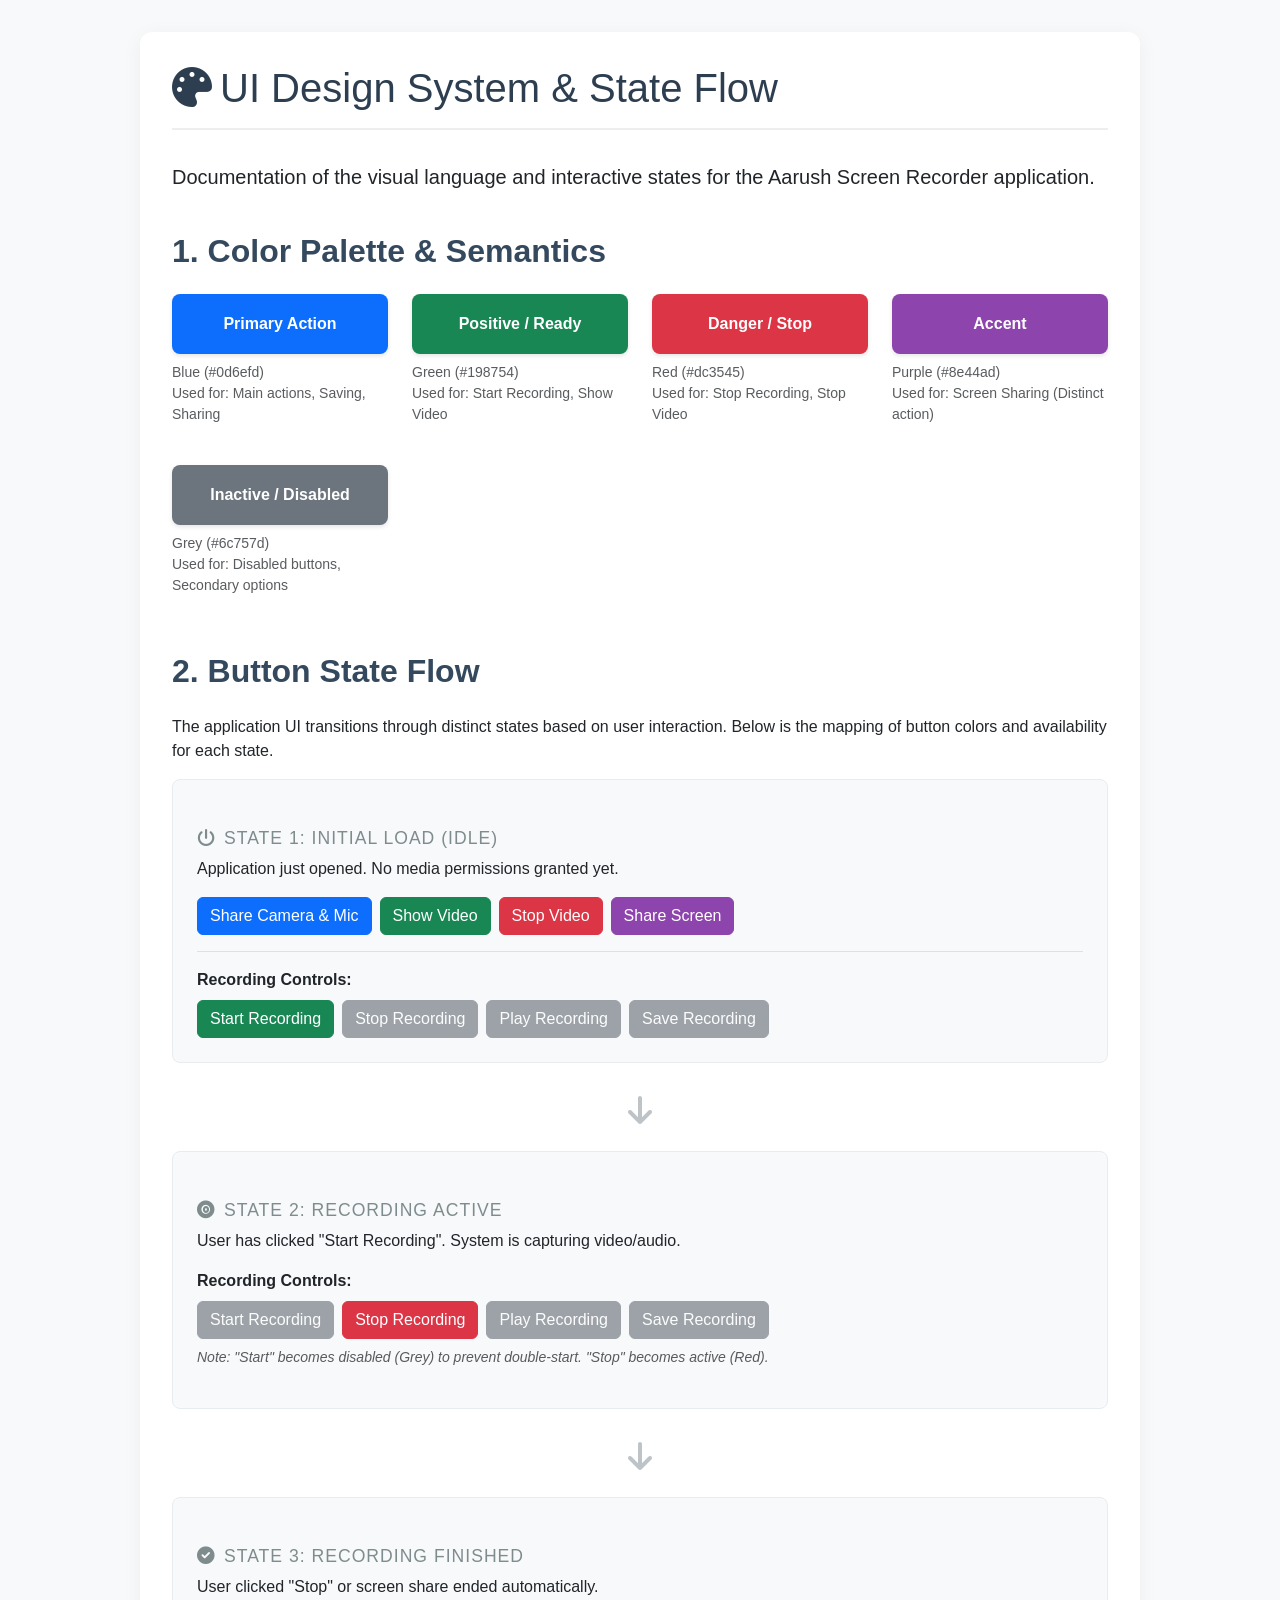
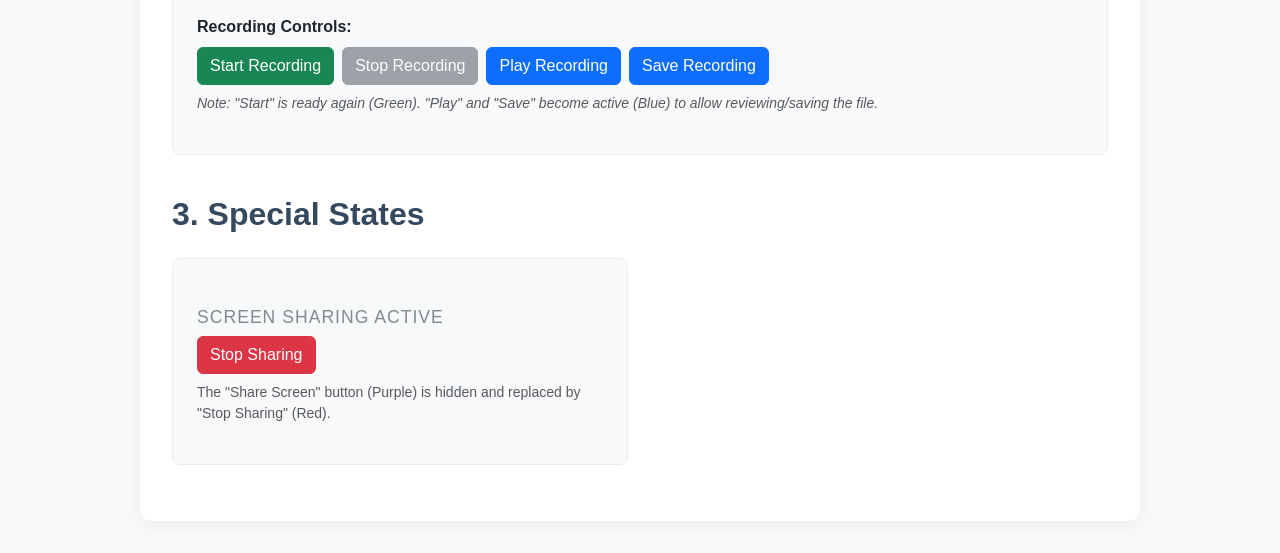
<file: docs/UI_DESIGN_SYSTEM.html>
<!DOCTYPE html>
<html lang="en">
<head>
    <meta charset="UTF-8">
    <meta name="viewport" content="width=device-width, initial-scale=1.0">
    <title>Aarush Screen Recorder - UI Design System</title>
    <link href="https://cdn.jsdelivr.net/npm/bootstrap@5.3.0-alpha3/dist/css/bootstrap.min.css" rel="stylesheet">
    <link href="https://cdnjs.cloudflare.com/ajax/libs/font-awesome/6.0.0/css/all.min.css" rel="stylesheet">
    <style>
        body {
            background-color: #f8f9fa;
            padding: 2rem;
            font-family: 'Segoe UI', Tahoma, Geneva, Verdana, sans-serif;
        }
        .container {
            max-width: 1000px;
            background: white;
            padding: 2rem;
            border-radius: 12px;
            box-shadow: 0 4px 20px rgba(0,0,0,0.05);
        }
        h1 { color: #2c3e50; border-bottom: 2px solid #eee; padding-bottom: 1rem; margin-bottom: 2rem; }
        h2 { color: #34495e; margin-top: 2.5rem; margin-bottom: 1.5rem; font-weight: 600; }
        h3 { color: #7f8c8d; font-size: 1.1rem; margin-top: 1.5rem; text-transform: uppercase; letter-spacing: 1px; }

        .color-swatch {
            width: 100%;
            height: 60px;
            border-radius: 8px;
            display: flex;
            align-items: center;
            justify-content: center;
            color: white;
            font-weight: bold;
            margin-bottom: 0.5rem;
            box-shadow: 0 2px 4px rgba(0,0,0,0.1);
        }

        .state-card {
            background: #f8f9fa;
            border: 1px solid #e9ecef;
            border-radius: 8px;
            padding: 1.5rem;
            margin-bottom: 1.5rem;
        }

        .btn-purple {
            background-color: #8e44ad;
            border-color: #8e44ad;
            color: white;
        }

        .flow-arrow {
            text-align: center;
            font-size: 2rem;
            color: #bdc3c7;
            margin: 1rem 0;
        }
    </style>
</head>
<body>

<div class="container">
    <h1><i class="fas fa-palette me-2"></i>UI Design System & State Flow</h1>
    <p class="lead">Documentation of the visual language and interactive states for the Aarush Screen Recorder application.</p>

    <h2>1. Color Palette & Semantics</h2>
    <div class="row g-4">
        <div class="col-md-3">
            <div class="color-swatch bg-primary">Primary Action</div>
            <p class="small text-muted">Blue (#0d6efd)<br>Used for: Main actions, Saving, Sharing</p>
        </div>
        <div class="col-md-3">
            <div class="color-swatch bg-success">Positive / Ready</div>
            <p class="small text-muted">Green (#198754)<br>Used for: Start Recording, Show Video</p>
        </div>
        <div class="col-md-3">
            <div class="color-swatch bg-danger">Danger / Stop</div>
            <p class="small text-muted">Red (#dc3545)<br>Used for: Stop Recording, Stop Video</p>
        </div>
        <div class="col-md-3">
            <div class="color-swatch btn-purple">Accent</div>
            <p class="small text-muted">Purple (#8e44ad)<br>Used for: Screen Sharing (Distinct action)</p>
        </div>
        <div class="col-md-3">
            <div class="color-swatch bg-secondary">Inactive / Disabled</div>
            <p class="small text-muted">Grey (#6c757d)<br>Used for: Disabled buttons, Secondary options</p>
        </div>
    </div>

    <h2>2. Button State Flow</h2>
    <p>The application UI transitions through distinct states based on user interaction. Below is the mapping of button colors and availability for each state.</p>

    <!-- State 1: Initial Load -->
    <div class="state-card">
        <h3><i class="fas fa-power-off me-2"></i>State 1: Initial Load (Idle)</h3>
        <p>Application just opened. No media permissions granted yet.</p>
        <div class="d-flex gap-2 flex-wrap">
            <button class="btn btn-primary">Share Camera & Mic</button>
            <button class="btn btn-success">Show Video</button>
            <button class="btn btn-danger">Stop Video</button>
            <button class="btn btn-purple">Share Screen</button>
        </div>
        <div class="mt-3 border-top pt-3">
            <strong>Recording Controls:</strong>
            <div class="d-flex gap-2 mt-2">
                <button class="btn btn-success">Start Recording</button>
                <button class="btn btn-secondary" disabled>Stop Recording</button>
                <button class="btn btn-secondary" disabled>Play Recording</button>
                <button class="btn btn-secondary" disabled>Save Recording</button>
            </div>
        </div>
    </div>

    <div class="flow-arrow"><i class="fas fa-arrow-down"></i></div>

    <!-- State 2: Recording Active -->
    <div class="state-card">
        <h3><i class="fas fa-record-vinyl me-2"></i>State 2: Recording Active</h3>
        <p>User has clicked "Start Recording". System is capturing video/audio.</p>
        <div class="mt-3">
            <strong>Recording Controls:</strong>
            <div class="d-flex gap-2 mt-2">
                <button class="btn btn-secondary" disabled>Start Recording</button>
                <button class="btn btn-danger">Stop Recording</button>
                <button class="btn btn-secondary" disabled>Play Recording</button>
                <button class="btn btn-secondary" disabled>Save Recording</button>
            </div>
        </div>
        <p class="small text-muted mt-2"><em>Note: "Start" becomes disabled (Grey) to prevent double-start. "Stop" becomes active (Red).</em></p>
    </div>

    <div class="flow-arrow"><i class="fas fa-arrow-down"></i></div>

    <!-- State 3: Recording Finished -->
    <div class="state-card">
        <h3><i class="fas fa-check-circle me-2"></i>State 3: Recording Finished</h3>
        <p>User clicked "Stop" or screen share ended automatically.</p>
        <div class="mt-3">
            <strong>Recording Controls:</strong>
            <div class="d-flex gap-2 mt-2">
                <button class="btn btn-success">Start Recording</button>
                <button class="btn btn-secondary" disabled>Stop Recording</button>
                <button class="btn btn-primary">Play Recording</button>
                <button class="btn btn-primary">Save Recording</button>
            </div>
        </div>
        <p class="small text-muted mt-2"><em>Note: "Start" is ready again (Green). "Play" and "Save" become active (Blue) to allow reviewing/saving the file.</em></p>
    </div>

    <h2>3. Special States</h2>

    <div class="row">
        <div class="col-md-6">
            <div class="state-card">
                <h3>Screen Sharing Active</h3>
                <div class="d-flex gap-2 mt-2">
                    <button class="btn btn-danger">Stop Sharing</button>
                </div>
                <p class="small text-muted mt-2">The "Share Screen" button (Purple) is hidden and replaced by "Stop Sharing" (Red).</p>
            </div>
        </div>
    </div>

</div>

</body>
</html>
</file>
<file: src/css/styles.css>
/* Import Google Font */
@import url('https://fonts.googleapis.com/css2?family=Inter:wght@400;500;600;700&display=swap');

:root {
    --font-primary: 'Inter', -apple-system, BlinkMacSystemFont, "Segoe UI", Roboto, "Helvetica Neue", Arial, sans-serif;
    --sidebar-bg: #1f2937; /* Tailwind Gray-800 */
    --header-bg: #111827; /* Darker header */
    --card-radius: 12px;
    --btn-height: 42px;
}

body {
    font-family: var(--font-primary) !important;
    background-color: #111827 !important; /* Dark background for main body */
}

.container-fluid {
    padding: 0 !important;
}

/* Header Styling */
header.bg-secondary {
    background: var(--header-bg) !important;
    border-bottom: 1px solid #374151;
    box-shadow: 0 4px 6px -1px rgba(0, 0, 0, 0.1), 0 2px 4px -1px rgba(0, 0, 0, 0.06) !important;
    padding: 1rem 1.5rem !important; /* Improved padding */
}

header h1 {
    font-weight: 700 !important;
    letter-spacing: -0.025em;
    font-size: 1.25rem !important;
    color: #f3f4f6;
}

header h1 i {
    color: #3b82f6; /* Tailwind Blue-500 */
}

/* Sidebar Styling */
aside.bg-dark {
    background-color: var(--sidebar-bg) !important;
    border-right: 1px solid #374151;
    padding: 1.5rem !important;
}

/* Section Spacing */
aside section {
    margin-bottom: 2rem !important; /* More breathing room */
    padding-bottom: 1rem;
    border-bottom: 1px solid rgba(255,255,255,0.05);
}

aside section:last-child {
    border-bottom: none;
}

h5.text-info {
    font-weight: 600;
    text-transform: uppercase;
    font-size: 0.75rem;
    letter-spacing: 0.05em;
    color: #9ca3af !important; /* Muted text for headers */
    margin-bottom: 1rem !important;
    display: flex;
    align-items: center;
}

h5.text-info i {
    color: #60a5fa; /* Icon color */
    opacity: 0.8;
}

/* Button Refinements */
.btn {
    font-weight: 500;
    border-radius: 8px !important;
    transition: all 0.2s cubic-bezier(0.4, 0, 0.2, 1);
    min-height: var(--btn-height);
    display: flex;
    align-items: center;
    justify-content: center;
    font-size: 0.9rem;
    border: none;
    box-shadow: 0 1px 2px 0 rgba(0, 0, 0, 0.05);
}

.btn:hover {
    transform: translateY(-1px);
    filter: brightness(1.1);
    box-shadow: 0 4px 6px -1px rgba(0, 0, 0, 0.1), 0 2px 4px -1px rgba(0, 0, 0, 0.06);
}

.btn:active {
    transform: translateY(0);
    filter: brightness(0.95);
}

.btn:disabled {
    opacity: 0.6;
    cursor: not-allowed;
    transform: none !important;
    box-shadow: none !important;
}

/* Custom Purple Button */
.btn-purple {
    background-color: #8b5cf6; /* Violet-500 */
    color: white;
}

.btn-purple:hover {
    background-color: #7c3aed; /* Violet-600 */
    color: white;
}

/* Video Containers */
.video-container {
    background-color: #000;
    border-radius: var(--card-radius);
    overflow: hidden;
    box-shadow: 0 10px 15px -3px rgba(0, 0, 0, 0.1), 0 4px 6px -2px rgba(0, 0, 0, 0.05);
    border: 1px solid #374151;
}

.video-header {
    background-color: rgba(31, 41, 55, 0.9) !important; /* Semi-transparent header */
    backdrop-filter: blur(4px);
    padding: 0.75rem 1rem !important;
    border-bottom: 1px solid rgba(255,255,255,0.1);
}

/* Status Chips (Badges) */
.badge {
    font-weight: 600;
    padding: 0.35em 0.8em !important;
    border-radius: 9999px !important; /* Pill shape */
    font-size: 0.75rem !important;
    letter-spacing: 0.025em;
    display: inline-flex;
    align-items: center;
    gap: 0.25rem;
}

/* Premium Chip Styles */
.badge.bg-success {
    background-color: rgba(16, 185, 129, 0.2) !important;
    color: #34d399 !important; /* Emerald-400 */
    border: 1px solid rgba(16, 185, 129, 0.3);
}

.badge.bg-danger {
    background-color: rgba(239, 68, 68, 0.2) !important;
    color: #f87171 !important; /* Red-400 */
    border: 1px solid rgba(239, 68, 68, 0.3);
}

.badge.bg-info {
    background-color: rgba(59, 130, 246, 0.2) !important;
    color: #60a5fa !important; /* Blue-400 */
    border: 1px solid rgba(59, 130, 246, 0.3);
}

.badge.bg-secondary {
    background-color: rgba(107, 114, 128, 0.2) !important;
    color: #d1d5db !important; /* Gray-300 */
    border: 1px solid rgba(107, 114, 128, 0.3);
}

/* Form Controls */
.form-control, .form-select {
    background-color: #374151 !important;
    border: 1px solid #4b5563 !important;
    color: #f3f4f6 !important;
    border-radius: 6px !important;
    padding: 0.5rem 0.75rem;
}

.form-control:focus, .form-select:focus {
    border-color: #60a5fa !important;
    box-shadow: 0 0 0 2px rgba(96, 165, 250, 0.2) !important;
}

.input-group-text {
    background-color: #4b5563 !important;
    border-color: #4b5563 !important;
    color: #d1d5db !important;
}

/* Scrollbar Styling */
::-webkit-scrollbar {
    width: 8px;
}

::-webkit-scrollbar-track {
    background: #1f2937;
}

::-webkit-scrollbar-thumb {
    background: #4b5563;
    border-radius: 4px;
}

::-webkit-scrollbar-thumb:hover {
    background: #6b7280;
}
</file>
<file: src/css/video-fix.css>
/* Fix video layout to prevent overlapping */
.video-container {
    position: relative;
    display: flex;
    flex-direction: column;
    height: 100%;
    overflow: hidden;
    /* Inherits border-radius from styles.css */
}

.video-wrapper {
    position: relative;
    flex: 1;
    display: flex;
    align-items: center;
    justify-content: center;
    background: #000;
    min-height: 240px;
    aspect-ratio: 21/9;
    max-width: 100%;
}

.video-element {
    width: 100%;
    height: 100%;
    object-fit: contain;
    max-height: 100%;
    /* Removed border-radius here to let container handle it */
}

/* Ensure videos don't overlap by using proper grid layout */
.row.g-3 {
    gap: 1.5rem !important;
}

.col-lg-6 {
    position: relative;
    z-index: 1;
}

/* Remove any absolute positioning that might cause overlap */
.video-element, .video-wrapper, .video-container {
    position: relative !important;
}

/* Purple button styling - Kept for reference but styles.css handles it now */
.btn-purple {
    background: linear-gradient(135deg, #8e44ad 0%, #9b59b6 100%);
    border: none;
    color: white;
}

.btn-purple:hover {
    background: linear-gradient(135deg, #9b59b6 0%, #8e44ad 100%);
    color: white;
}

/* Modern Full-Screen Countdown Overlay */
.countdown-overlay {
    position: fixed;
    top: 0;
    left: 0;
    width: 100vw;
    height: 100vh;
    background: rgba(0, 0, 0, 0.95);
    backdrop-filter: blur(10px);
    z-index: 9999;
    display: flex;
    align-items: center;
    justify-content: center;
    animation: fadeIn 0.3s ease;
}

.countdown-content {
    text-align: center;
    color: white;
    position: relative;
    width: 100%;
    height: 100%;
    display: flex;
    flex-direction: column;
    align-items: center;
    justify-content: center;
}

.countdown-icon {
    font-size: 3rem;
    color: #dc3545;
    margin-bottom: 2rem;
    animation: pulse 1s infinite;
    position: absolute;
    top: 20%;
}

.countdown-number {
    font-size: 8rem;
    font-weight: bold;
    color: #ffc107;
    text-shadow: 0 0 30px rgba(255, 193, 7, 0.5);
    margin: 0;
    line-height: 1;
    animation: countdownPulse 1s ease-in-out;

    /* Center absolutely */
    position: absolute;
    top: 50%;
    left: 50%;
    transform: translate(-50%, -50%);
    z-index: 2;
}

.countdown-text {
    font-size: 1.5rem;
    color: #fff;
    opacity: 0.8;
    position: absolute;
    bottom: 25%;
}

.countdown-progress-ring {
    position: absolute;
    top: 50%;
    left: 50%;
    transform: translate(-50%, -50%);
    pointer-events: none;
    z-index: 1;
}

.progress-ring {
    transform: rotate(-90deg);
    transform-origin: 50% 50%;
    transition: stroke-dashoffset 1s linear;
}

/* Picture-in-Picture Camera Overlay Container */
/* Kept hidden as we use System PIP which pops the video out */
.pip-camera-overlay {
    position: fixed;
    bottom: 20px;
    left: 20px;
    width: 1px;
    height: 1px;
    opacity: 0;
    pointer-events: none;
    z-index: -1;
}

.pip-camera-overlay video {
    width: 100%;
    height: 100%;
}

/* Hide custom controls since we use System PIP */
.pip-camera-controls, .pip-camera-label {
    display: none;
}

@keyframes countdownPulse {
    0% {
        transform: translate(-50%, -50%) scale(0.5);
        opacity: 0;
    }
    50% {
        transform: translate(-50%, -50%) scale(1.1);
        opacity: 1;
    }
    100% {
        transform: translate(-50%, -50%) scale(1);
        opacity: 1;
    }
}

@keyframes fadeIn {
    from {
        opacity: 0;
    }
    to {
        opacity: 1;
    }
}

@keyframes slideInLeft {
    from {
        transform: translateX(-100%);
        opacity: 0;
    }
    to {
        transform: translateX(0);
        opacity: 1;
    }
}
</file>
